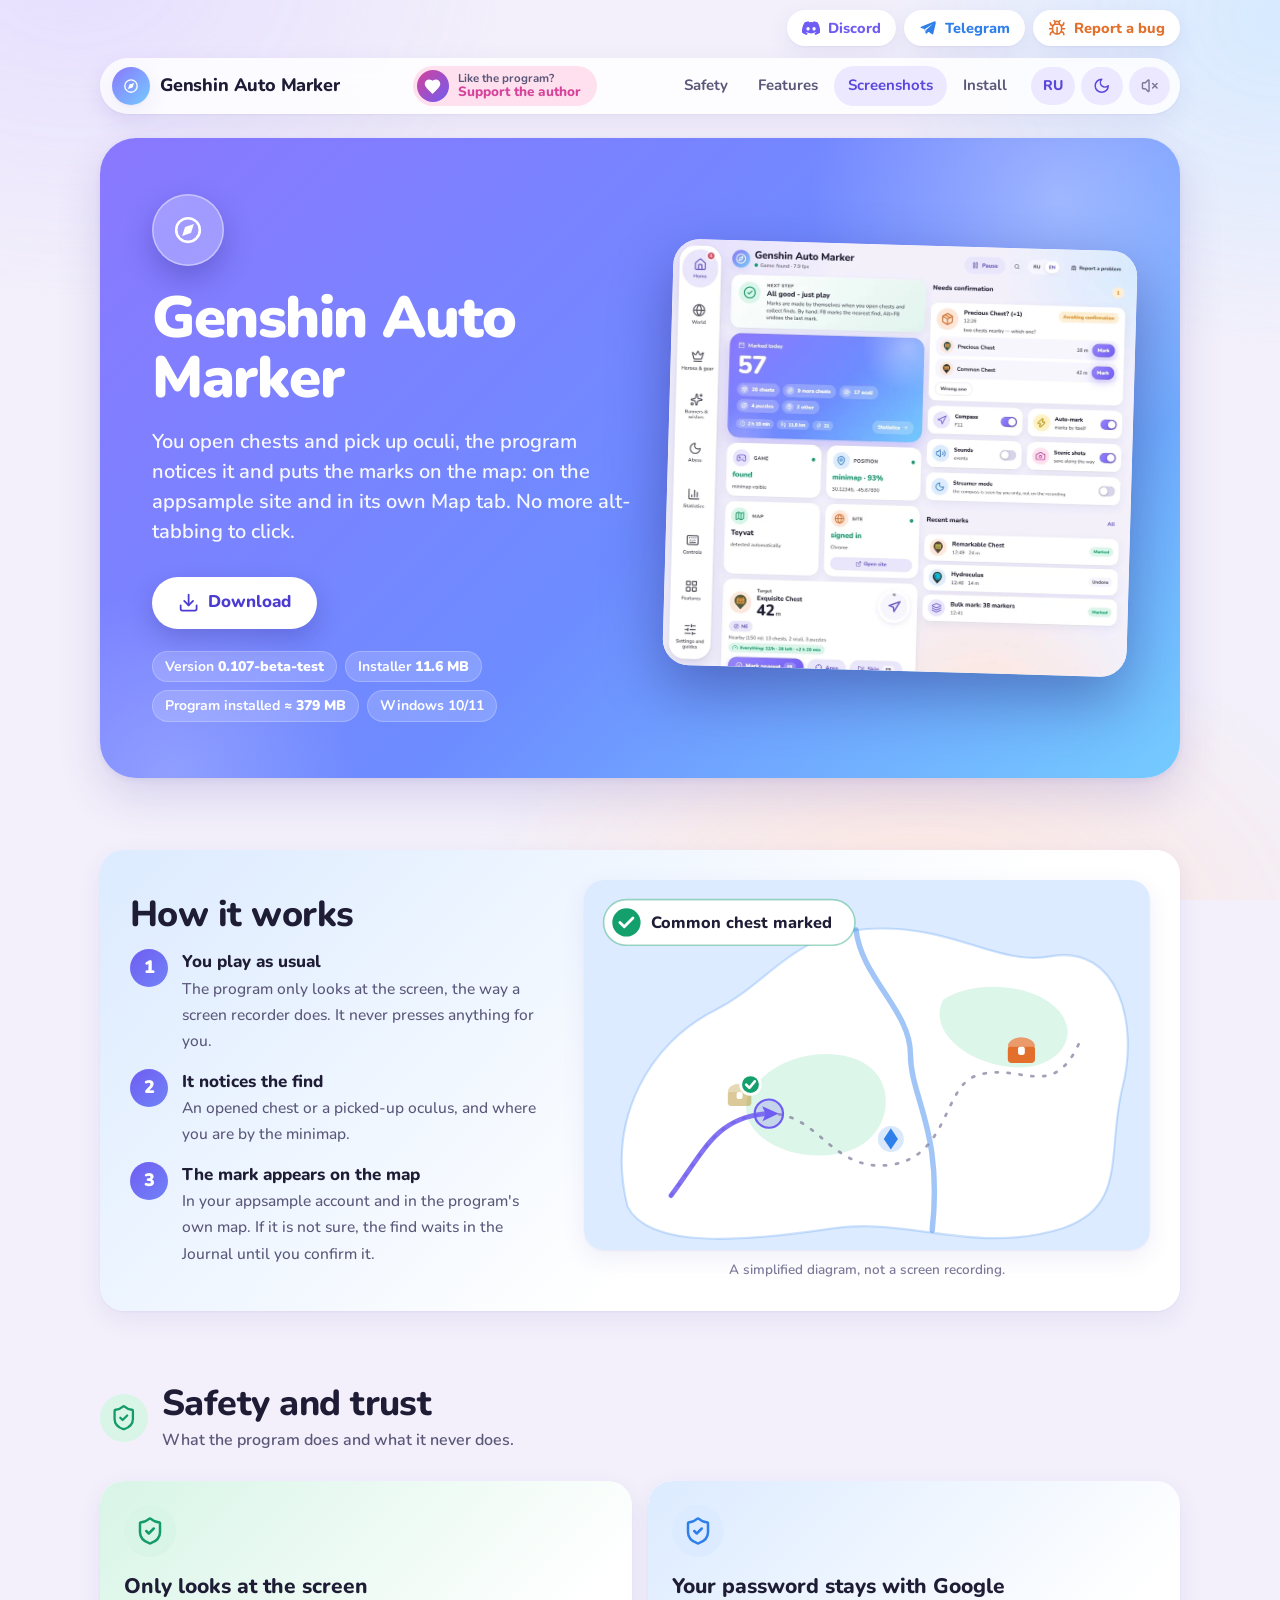
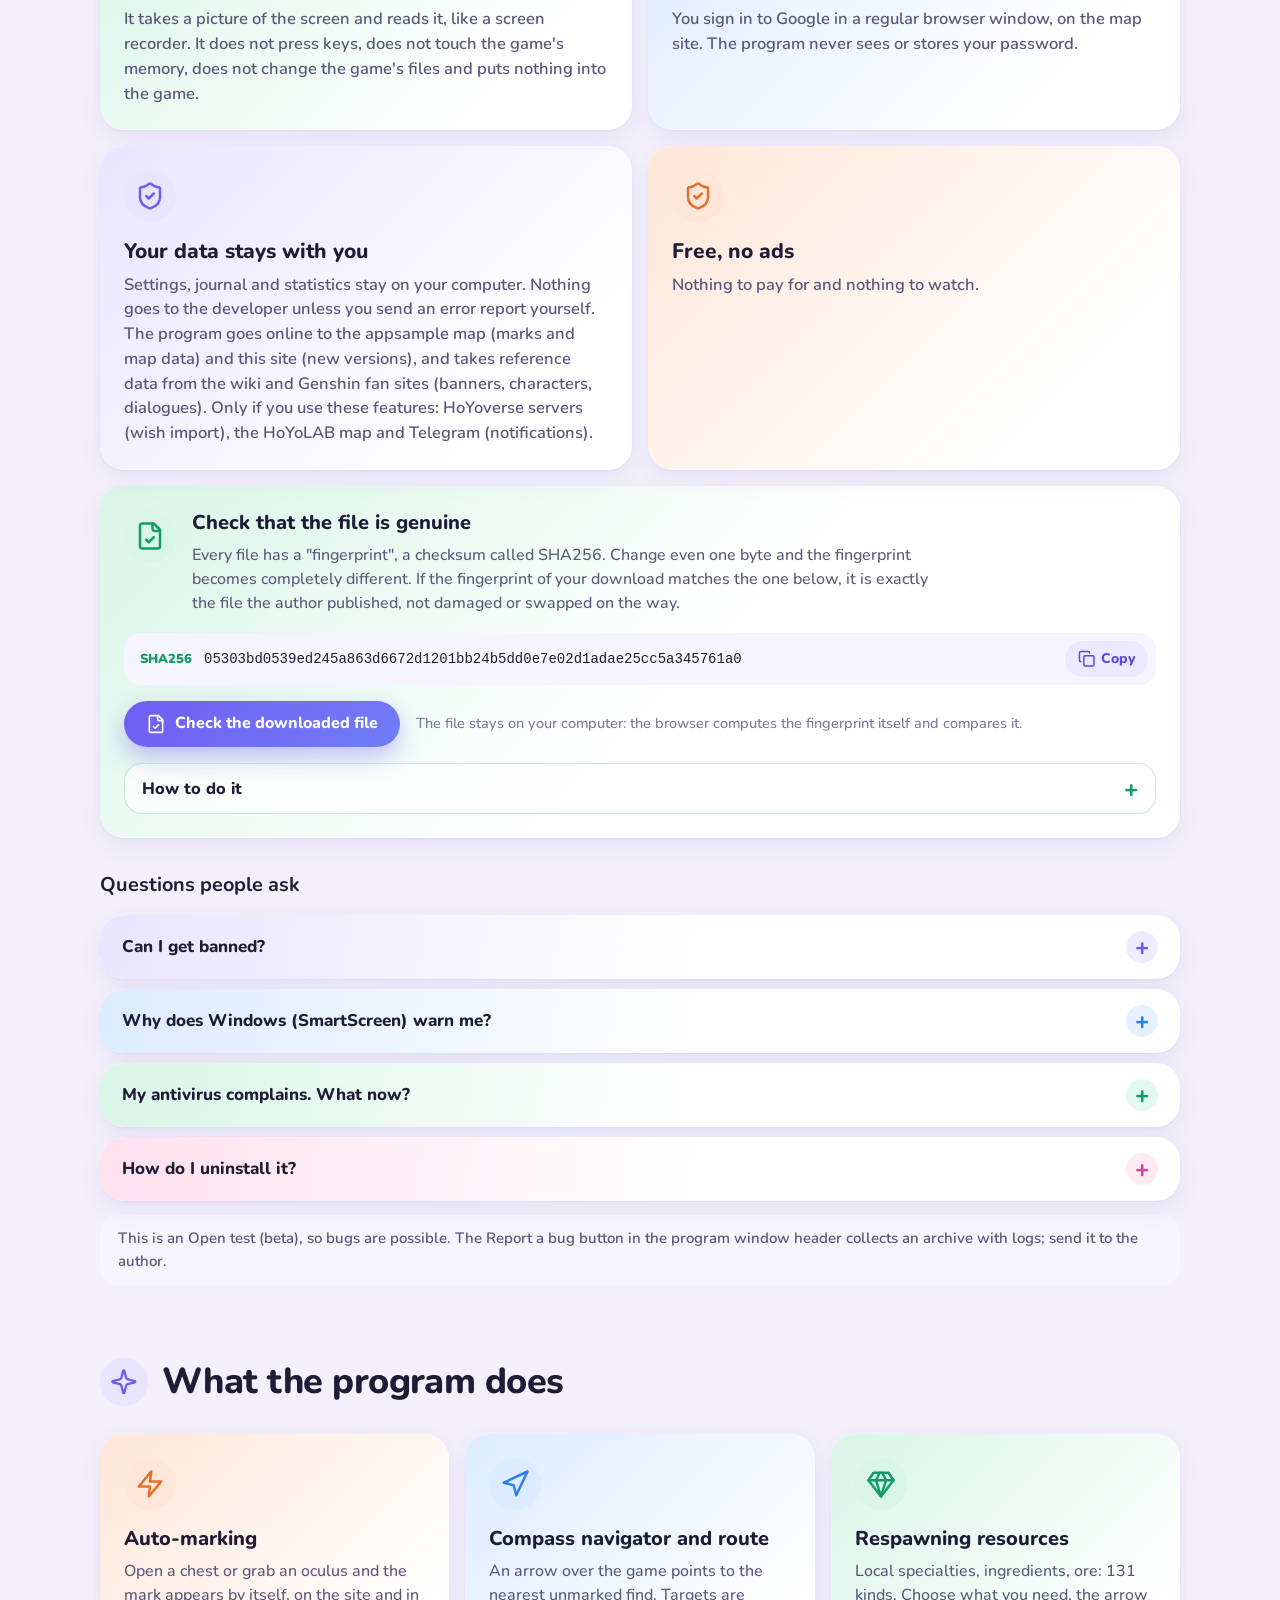
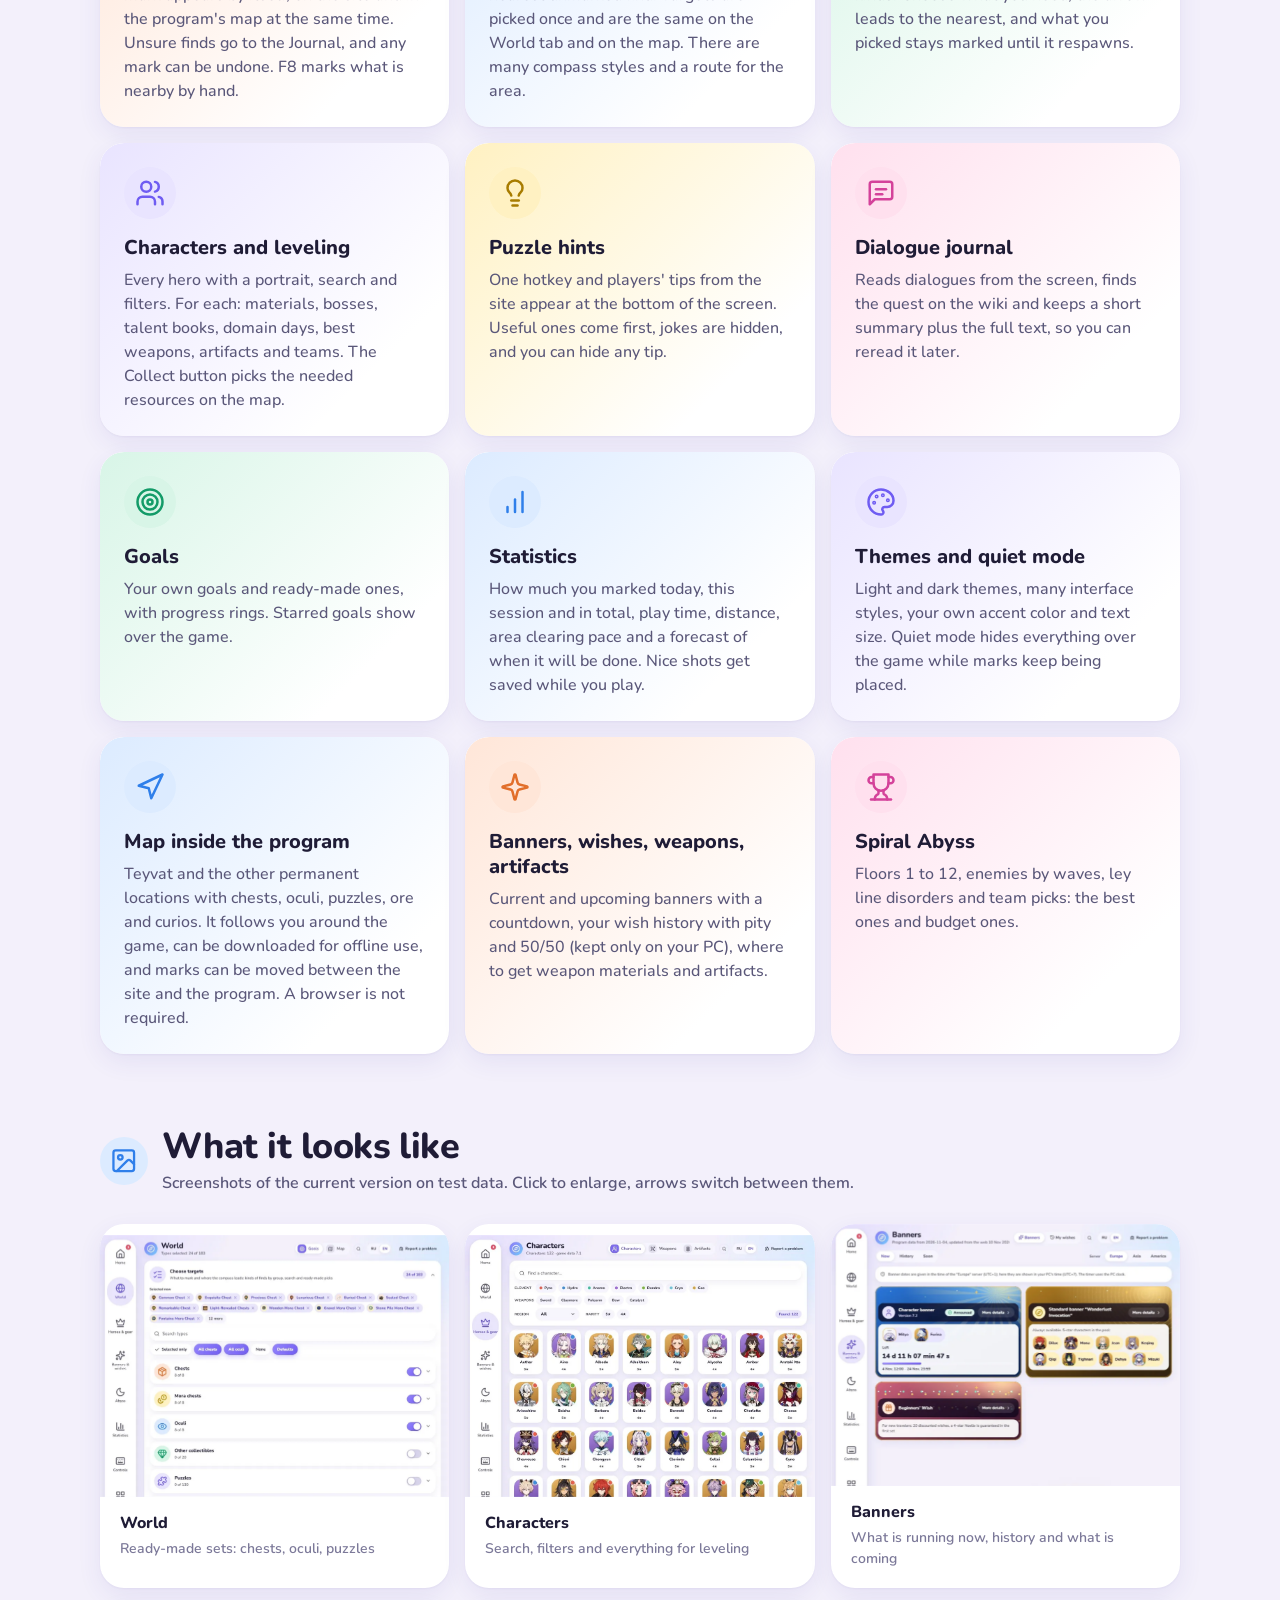
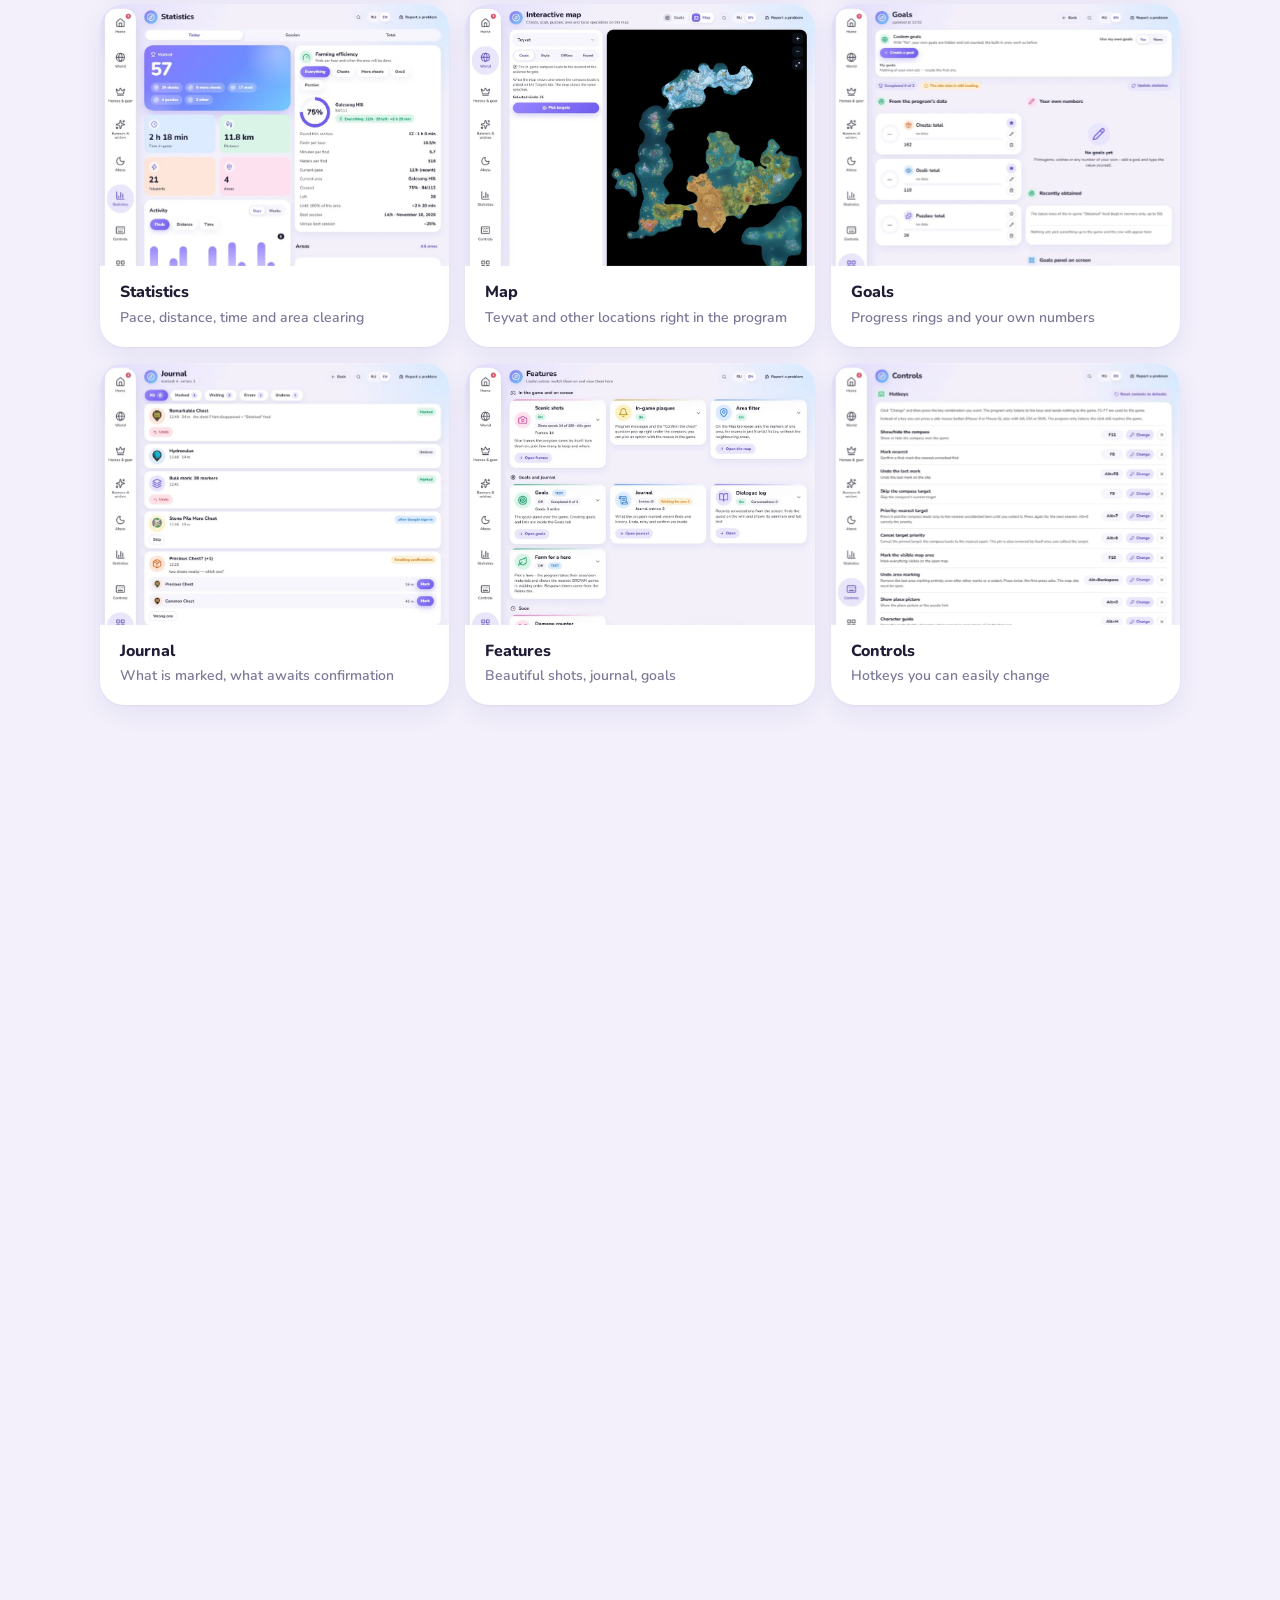
<file: index.html>
<!doctype html>
<html lang="ru">
<head>
<meta charset="utf-8">
<meta name="viewport" content="width=device-width, initial-scale=1">
<title>Genshin Auto Marker — автоотметки на карте Genshin Impact</title>
<meta name="description" content="Программа смотрит на экран Genshin Impact и ставит отметки найденных сундуков, окулусов и ресурсов на карте: на сайте appsample и в самой программе.">
<meta name="theme-color" content="#6F5CF2">
<meta property="og:title" content="Genshin Auto Marker">
<meta property="og:description" content="Ставит отметки найденных сундуков, окулусов и ресурсов на карте Genshin Impact, пока вы играете.">
<meta property="og:type" content="website">
<meta property="og:url" content="https://genshin-auto-marker.serafim-genshin.workers.dev/">
<meta property="og:image" content="https://genshin-auto-marker.serafim-genshin.workers.dev/img/og.jpg?v=1022">
<link rel="canonical" href="https://genshin-auto-marker.serafim-genshin.workers.dev/">
<link rel="icon" href="favicon.svg" type="image/svg+xml">
<link rel="preload" href="fonts/Nunito-Variable.ttf" as="font" type="font/ttf" crossorigin>
<link rel="stylesheet" href="style.css">
<script src="theme-init.js"></script>
</head>
<body>

<svg class="sprite" width="0" height="0" aria-hidden="true">
  <defs>
    <symbol id="i-copy" viewBox="0 0 24 24"><rect width="14" height="14" x="8" y="8" rx="2"/><path d="M4 16c-1.1 0-2-.9-2-2V4c0-1.1.9-2 2-2h10c1.1 0 2 .9 2 2"/></symbol>
    <symbol id="i-bug" viewBox="0 0 24 24"><path d="m8 2 1.88 1.88M14.12 3.88 16 2M9 7.13v-1a3 3 0 1 1 6 0v1"/><path d="M12 20c-3.3 0-6-2.7-6-6v-3a4 4 0 0 1 4-4h4a4 4 0 0 1 4 4v3c0 3.3-2.7 6-6 6"/><path d="M12 20v-9M6.53 9C4.6 8.8 3 7.1 3 5M6 13H2M3 21c0-2.1 1.7-3.9 3.8-4M20.97 5c0 2.1-1.6 3.8-3.5 4M22 13h-4M17.2 17c2.1.1 3.8 1.9 3.8 4"/></symbol>
    <symbol id="i-terminal" viewBox="0 0 24 24"><path d="m4 17 6-6-6-6"/><path d="M12 19h8"/></symbol>
    <symbol id="i-logo" viewBox="0 0 64 64"><circle cx="32" cy="32" r="18" fill="none" stroke="currentColor" stroke-width="4"/><path d="M41 23 36.5 36.5 23 41l4.5-13.5z" fill="currentColor"/></symbol>
    <symbol id="i-download" viewBox="0 0 24 24"><path d="M21 15v4a2 2 0 0 1-2 2H5a2 2 0 0 1-2-2v-4"/><path d="m7 10 5 5 5-5"/><path d="M12 15V3"/></symbol>
    <symbol id="i-heart" viewBox="0 0 24 24"><path d="M19 14c1.49-1.46 3-3.21 3-5.5A5.5 5.5 0 0 0 16.5 3c-1.76 0-3 .5-4.5 2-1.5-1.5-2.74-2-4.5-2A5.5 5.5 0 0 0 2 8.5c0 2.3 1.5 4.05 3 5.5l7 7Z"/></symbol>
    <symbol id="i-star" viewBox="0 0 24 24"><path d="M11.5 2.3a.6.6 0 0 1 1 0l2.6 5.4 5.9.8a.6.6 0 0 1 .3 1l-4.3 4.2 1 5.9a.6.6 0 0 1-.8.6L12 17.4l-5.3 2.8a.6.6 0 0 1-.8-.6l1-5.9-4.3-4.2a.6.6 0 0 1 .3-1l5.9-.8Z"/></symbol>
    <symbol id="i-zap"viewBox="0 0 24 24"><path d="M13 2 3 14h9l-1 8 10-12h-9z"/></symbol>
    <symbol id="i-nav" viewBox="0 0 24 24"><path d="m3 11 19-9-9 19-2-8z"/></symbol>
    <symbol id="i-gem" viewBox="0 0 24 24"><path d="M6 3h12l4 6-10 13L2 9z"/><path d="m11 3-3 6 4 13 4-13-3-6"/><path d="M2 9h20"/></symbol>
    <symbol id="i-users" viewBox="0 0 24 24"><path d="M16 21v-2a4 4 0 0 0-4-4H6a4 4 0 0 0-4 4v2"/><circle cx="9" cy="7" r="4"/><path d="M22 21v-2a4 4 0 0 0-3-3.87"/><path d="M16 3.13a4 4 0 0 1 0 7.75"/></symbol>
    <symbol id="i-bulb" viewBox="0 0 24 24"><path d="M15 14c.2-1 .7-1.7 1.5-2.5 1-.9 1.5-2.2 1.5-3.5A6 6 0 0 0 6 8c0 1 .2 2.2 1.5 3.5.7.7 1.3 1.5 1.5 2.5"/><path d="M9 18h6"/><path d="M10 22h4"/></symbol>
    <symbol id="i-msg" viewBox="0 0 24 24"><path d="M21 15a2 2 0 0 1-2 2H7l-4 4V5a2 2 0 0 1 2-2h14a2 2 0 0 1 2 2z"/><path d="M8 9h8"/><path d="M8 13h5"/></symbol>
    <symbol id="i-target" viewBox="0 0 24 24"><circle cx="12" cy="12" r="10"/><circle cx="12" cy="12" r="6"/><circle cx="12" cy="12" r="2"/></symbol>
    <symbol id="i-trophy" viewBox="0 0 24 24"><path d="M6 9H4.5a2.5 2.5 0 0 1 0-5H6"/><path d="M18 9h1.5a2.5 2.5 0 0 0 0-5H18"/><path d="M4 22h16"/><path d="M10 14.66V17c0 .55-.47.98-1.21 1.21C7.85 18.75 7 20.24 7 22"/><path d="M14 14.66V17c0 .55.47.98 1.21 1.21C16.15 18.75 17 20.24 17 22"/><path d="M18 2H6v7a6 6 0 0 0 12 0z"/></symbol>
    <symbol id="i-chart" viewBox="0 0 24 24"><path d="M12 20V10"/><path d="M18 20V4"/><path d="M6 20v-4"/></symbol>
    <symbol id="i-palette" viewBox="0 0 24 24"><circle cx="13.5" cy="6.5" r=".6"/><circle cx="17.5" cy="10.5" r=".6"/><circle cx="8.5" cy="7.5" r=".6"/><circle cx="6.5" cy="12.5" r=".6"/><path d="M12 22a1 1 0 0 1 0-20 10 9 0 0 1 10 9 5 5 0 0 1-5 5h-2.25a1.75 1.75 0 0 0-1.4 2.8l.3.4a1.75 1.75 0 0 1-1.4 2.8z"/></symbol>
    <symbol id="i-shield" viewBox="0 0 24 24"><path d="M20 13c0 5-3.5 7.5-7.66 8.95a1 1 0 0 1-.67-.01C7.5 20.5 4 18 4 13V6a1 1 0 0 1 1-1c2 0 4.5-1.2 6.24-2.72a1.17 1.17 0 0 1 1.52 0C14.51 3.81 17 5 19 5a1 1 0 0 1 1 1z"/><path d="m9 12 2 2 4-4"/></symbol>
    <symbol id="i-check" viewBox="0 0 24 24"><path d="M20 6 9 17l-5-5"/></symbol>
    <symbol id="i-sun" viewBox="0 0 24 24"><circle cx="12" cy="12" r="4"/><path d="M12 2v2M12 20v2M4.93 4.93l1.41 1.41M17.66 17.66l1.41 1.41M2 12h2M20 12h2M6.34 17.66l-1.41 1.41M19.07 4.93l-1.41 1.41"/></symbol>
    <symbol id="i-moon" viewBox="0 0 24 24"><path d="M12 3a6 6 0 0 0 9 9 9 9 0 1 1-9-9z"/></symbol>
    <symbol id="i-list" viewBox="0 0 24 24"><path d="m3 17 2 2 4-4"/><path d="m3 7 2 2 4-4"/><path d="M13 6h8M13 12h8M13 18h8"/></symbol>
    <symbol id="i-spark" viewBox="0 0 24 24"><path d="M9.94 15.5A2 2 0 0 0 8.5 14.06l-6.14-1.58a.5.5 0 0 1 0-.96L8.5 9.94A2 2 0 0 0 9.94 8.5l1.58-6.14a.5.5 0 0 1 .96 0l1.58 6.14a2 2 0 0 0 1.44 1.44l6.14 1.58a.5.5 0 0 1 0 .96l-6.14 1.58a2 2 0 0 0-1.44 1.44l-1.58 6.14a.5.5 0 0 1-.96 0z"/></symbol>
    <symbol id="i-image" viewBox="0 0 24 24"><rect width="18" height="18" x="3" y="3" rx="2"/><circle cx="9" cy="9" r="2"/><path d="m21 15-3.09-3.09a2 2 0 0 0-2.82 0L6 21"/></symbol>
    <symbol id="i-x" viewBox="0 0 24 24"><path d="M18 6 6 18M6 6l12 12"/></symbol>
    <symbol id="i-chev-l" viewBox="0 0 24 24"><path d="m15 18-6-6 6-6"/></symbol>
    <symbol id="i-chev-r" viewBox="0 0 24 24"><path d="m9 18 6-6-6-6"/></symbol>
    <symbol id="i-vol" viewBox="0 0 24 24"><path d="M11 4.7a.7.7 0 0 0-1.2-.5L6.4 7.6A1.4 1.4 0 0 1 5.4 8H3a1 1 0 0 0-1 1v6a1 1 0 0 0 1 1h2.4a1.4 1.4 0 0 1 1 .4l3.4 3.4a.7.7 0 0 0 1.2-.5z"/><path d="M16 9a5 5 0 0 1 0 6"/><path d="M19.4 18.4a9 9 0 0 0 0-12.8"/></symbol>
    <symbol id="i-vol-off" viewBox="0 0 24 24"><path d="M11 4.7a.7.7 0 0 0-1.2-.5L6.4 7.6A1.4 1.4 0 0 1 5.4 8H3a1 1 0 0 0-1 1v6a1 1 0 0 0 1 1h2.4a1.4 1.4 0 0 1 1 .4l3.4 3.4a.7.7 0 0 0 1.2-.5z"/><path d="m22 9-6 6M16 9l6 6"/></symbol>
    <symbol id="i-file" viewBox="0 0 24 24"><path d="M15 2H6a2 2 0 0 0-2 2v16a2 2 0 0 0 2 2h12a2 2 0 0 0 2-2V7z"/><path d="M14 2v4a2 2 0 0 0 2 2h4"/><path d="m9 15 2 2 4-4"/></symbol>
    <symbol id="i-telegram" viewBox="0 0 24 24"><path fill="currentColor" stroke="none" d="M21.9 3.3c-.3-.3-.8-.3-1.2-.2L2.7 10.1c-.9.4-.9 1.5 0 1.8l4.4 1.5 1.7 5.4c.2.6.9.8 1.4.4l2.5-2.3 4.6 3.4c.6.4 1.4.1 1.5-.6l3.4-14c.1-.4 0-.8-.3-1zM9.6 14.1l-.4 3.5-1.3-4.2 10.4-6.8z"/></symbol>
    <symbol id="i-discord" viewBox="0 0 24 24"><path fill="currentColor" stroke="none" d="M20.32 4.37a19.8 19.8 0 0 0-4.89-1.52.07.07 0 0 0-.08.04c-.21.38-.44.87-.61 1.25a18.27 18.27 0 0 0-5.49 0 12.64 12.64 0 0 0-.62-1.25.08.08 0 0 0-.08-.04 19.74 19.74 0 0 0-4.88 1.52.07.07 0 0 0-.03.03C.53 9.05-.32 13.58.1 18.06a.08.08 0 0 0 .03.06 19.9 19.9 0 0 0 5.99 3.03.08.08 0 0 0 .08-.03c.47-.63.88-1.3 1.23-1.99a.08.08 0 0 0-.04-.11 13.1 13.1 0 0 1-1.87-.89.08.08 0 0 1 0-.13l.37-.29a.07.07 0 0 1 .08-.01c3.93 1.79 8.18 1.79 12.06 0a.07.07 0 0 1 .08.01l.37.29a.08.08 0 0 1 0 .13 12.3 12.3 0 0 1-1.87.89.08.08 0 0 0-.04.11c.36.7.77 1.36 1.22 1.99a.08.08 0 0 0 .09.03 19.84 19.84 0 0 0 6-3.03.08.08 0 0 0 .03-.06c.5-5.18-.84-9.67-3.55-13.66a.06.06 0 0 0-.03-.03zM8.02 15.33c-1.18 0-2.16-1.09-2.16-2.42s.96-2.42 2.16-2.42c1.21 0 2.18 1.1 2.16 2.42 0 1.33-.96 2.42-2.16 2.42zm7.97 0c-1.18 0-2.15-1.09-2.15-2.42s.95-2.42 2.15-2.42c1.21 0 2.18 1.1 2.16 2.42 0 1.33-.95 2.42-2.16 2.42z"/></symbol>
  </defs>
</svg>

<div class="util">
  <div class="wrap">
    <a class="bug-pill pill-dc" data-link="discord" href="#top" aria-label="Дискорд" data-en-aria="Discord"><svg class="i" aria-hidden="true"><use href="#i-discord"/></svg><span data-en="Discord">Дискорд</span></a>
    <a class="bug-pill pill-tg" data-link="telegram" data-hide-empty href="#top" aria-label="Телеграм" data-en-aria="Telegram"><svg class="i" aria-hidden="true"><use href="#i-telegram"/></svg><span data-en="Telegram">Телеграм</span></a>
    <a class="bug-pill" data-link="bug" data-hide-empty href="#top" target="_blank" rel="noopener noreferrer"><svg class="i" aria-hidden="true"><use href="#i-bug"/></svg><span data-en="Report a bug">Сообщить об ошибке</span></a>
  </div>
</div>

<header class="top">
  <div class="wrap">
    <div class="top-inner">
      <a class="brand" href="#top" aria-label="Genshin Auto Marker">
        <span class="logo"><svg aria-hidden="true"><use href="#i-logo"/></svg></span>
        <span>Genshin Auto Marker</span>
      </a>
      <a class="like-btn" id="donate-btn" data-link="donate" data-hide-empty href="#top" aria-label="Поддержать автора" data-en-aria="Support the author">
        <span class="like-ico"><svg class="i" aria-hidden="true"><use href="#i-heart"/></svg></span>
        <span class="like-txt"><small data-en="Like the program?">Нравится программа?</small><b data-en="Support the author">Поддержать автора</b></span>
      </a>
      <nav class="nav" aria-label="Разделы" data-en-aria="Sections">
        <a href="#safe" data-en="Safety">Безопасность</a>
        <a href="#features" data-en="Features">Возможности</a>
        <a href="#gallery" data-en="Screenshots">Снимки</a>
        <a href="#reviews" data-en="Reviews" hidden>Отзывы</a>
        <a href="#install" data-en="Install">Установка</a>
      </nav>
      <div class="tools">
        <button class="chip" id="lang-btn" type="button" aria-label="Language">EN</button>
        <button class="chip theme-btn" id="theme-btn" type="button" aria-label="Тема" data-en-aria="Theme">
          <svg class="i moon" aria-hidden="true"><use href="#i-moon"/></svg><svg class="i sun" aria-hidden="true"><use href="#i-sun"/></svg>
        </button>
        <button class="chip sound-btn" id="sound-btn" type="button" aria-pressed="true" aria-label="Звук нажатий" data-en-aria="Click sound"
          title="Звук нажатий: включить или выключить" data-en-title="Click sound: on or off">
          <svg class="i on" aria-hidden="true"><use href="#i-vol"/></svg><svg class="i off" aria-hidden="true"><use href="#i-vol-off"/></svg>
        </button>
      </div>
    </div>
  </div>
</header>

<main id="top">

  <div class="hero">
    <div class="wrap">
      <div class="hero-card">
        <div class="hero-text">
          <div class="hero-logo"><svg aria-hidden="true"><use href="#i-logo"/></svg></div>
          <h1>Genshin Auto Marker</h1>
          <p class="lead" data-en="You open chests and pick up oculi, the program notices it and puts the marks on the map: on the appsample site and in its own Map tab. No more alt-tabbing to click.">Открываете сундуки, подбираете окулусы, а программа замечает это и ставит отметки на карте: на сайте appsample и во вкладке «Карта» внутри самой программы. Сворачивать игру и кликать вручную не нужно.</p>
          <div class="cta">
            <a class="btn btn-white" data-link="download" href="#install"><svg class="i" aria-hidden="true"><use href="#i-download"/></svg><span data-en="Download">Скачать</span><span class="soon-tag" data-en="soon">скоро</span></a>
            <a class="zip-link" data-link="zip" data-hide-empty href="#install" data-en="Download zip">Скачать zip</a>
          </div>
          <ul class="hero-meta">
            <li><span data-en="Version">Версия</span> <b class="js-ver">0.9.34-test</b></li>
            <li id="size-li" hidden><span data-en="Installer">Установщик</span> <b id="size"></b></li>
            <li id="app-size-li" hidden><span data-en="Program installed">Программа после установки</span> <b id="app-size"></b></li>
            <li>Windows 10/11</li>
            <li id="count-li" hidden><span data-en="Downloads">Скачиваний</span> <b id="count"></b></li>
          </ul>
        </div>
        <div class="hero-shot">
          <div class="frame">
            <img class="img-light" src="img/home-light.webp?v=1117" width="1000" height="917" alt="Главный экран программы" data-en-alt="Main screen of the program">
            <img class="img-dark" src="img/home-dark.webp?v=1117" width="1000" height="917" alt="Главный экран программы, тёмная тема" data-en-alt="Main screen of the program, dark theme">
          </div>
        </div>
      </div>
    </div>
  </div>

  <section id="how">
    <div class="wrap">
      <div class="card how">
        <div class="how-text">
          <h2 data-en="How it works">Как это работает</h2>
          <ol class="steps">
            <li><div><b data-en="You play as usual">Вы играете как обычно</b><span data-en="The program only looks at the screen, the way a screen recorder does. It never presses anything for you.">Программа только смотрит на экран, как запись видео. Ничего за вас не нажимает.</span></div></li>
            <li><div><b data-en="It notices the find">Замечает находку</b><span data-en="An opened chest or a picked-up oculus, and where you are by the minimap.">Открытый сундук или подобранный окулус — и где вы находитесь по миникарте.</span></div></li>
            <li><div><b data-en="The mark appears on the map">Отметка появляется на карте</b><span data-en="In your appsample account and in the program's own map. If it is not sure, the find waits in the Journal until you confirm it.">В вашем аккаунте appsample и на карте внутри программы. Если программа не уверена, находка ждёт в «Журнале», пока вы её подтвердите.</span></div></li>
          </ol>
        </div>
        <figure class="how-map">
          <svg id="demo-map" viewBox="0 0 520 340" role="img" aria-label="Схема: стрелка игрока идёт по карте, и находки на пути сами получают отметки" data-en-aria="Diagram: the player arrow walks across the map and the finds along the way get marked by themselves">
            <defs>
              <symbol id="d-chest" viewBox="-12 -12 24 24"><rect x="-10" y="-4" width="20" height="13" rx="3" class="d-chest-body"/><path d="M-10-3a10 7 0 0 1 20 0z" class="d-chest-lid"/><rect x="-2.5" y="-3" width="5" height="6" rx="1.5" class="d-chest-lock"/></symbol>
              <symbol id="d-oculus" viewBox="-12 -12 24 24"><circle r="11" class="d-oculus-glow"/><path d="M0-9 6 0 0 9-6 0z" class="d-oculus"/></symbol>
            </defs>
            <rect width="520" height="340" class="m-water"/>
            <path class="m-land" d="M40 300C20 220 60 150 120 120c50-25 70-70 140-75 80-5 120 35 170 25 60-10 80 60 65 120-15 60 5 110-55 130-80 25-140-10-210 0-80 12-170 20-190-20z"/>
            <path class="m-hill" d="M150 200c20-40 80-50 110-30s20 70-20 80c-40 12-100-10-90-50z"/>
            <path class="m-hill" d="M330 110c30-20 90-15 110 15 15 25-10 50-45 47-40-2-80-32-65-62z"/>
            <path class="m-river" d="M250 46c5 44 50 74 50 114s30 70 20 162"/>
            <path class="m-route" d="M80 290c30-40 40-70 85-75 50-5 60 53 115 47 55-6 50-72 80-82 40-14 70 25 95-30"/>
            <path class="m-trail" pathLength="1" d="M80 290c30-40 40-70 85-75 50-5 60 53 115 47 55-6 50-72 80-82 40-14 70 25 95-30">
              <animate attributeName="stroke-dashoffset" values="1;0;0" keyTimes="0;.75;1" dur="10s" repeatCount="indefinite"/>
            </path>

            <g transform="translate(143 198)">
              <use href="#d-chest" x="-13" y="-13" width="26" height="26"><animate attributeName="opacity" values="1;1;.4;.4;1;1" keyTimes="0;.15;.17;.92;.97;1" dur="10s" repeatCount="indefinite"/></use>
              <g class="d-mark" opacity="0"><circle r="9" cx="10" cy="-10"/><path d="m6-10 3 3 5-6"/>
                <animate attributeName="opacity" values="0;0;1;1;0;0" keyTimes="0;.15;.17;.92;.97;1" dur="10s" repeatCount="indefinite"/></g>
            </g>
            <g transform="translate(282 238)">
              <use href="#d-oculus" x="-13" y="-13" width="26" height="26"><animate attributeName="opacity" values="1;1;.4;.4;1;1" keyTimes="0;.39;.41;.92;.97;1" dur="10s" repeatCount="indefinite"/></use>
              <g class="d-mark" opacity="0"><circle r="9" cx="10" cy="-10"/><path d="m6-10 3 3 5-6"/>
                <animate attributeName="opacity" values="0;0;1;1;0;0" keyTimes="0;.39;.41;.92;.97;1" dur="10s" repeatCount="indefinite"/></g>
            </g>
            <g transform="translate(402 157)">
              <use href="#d-chest" x="-15" y="-15" width="30" height="30" class="d-rich"><animate attributeName="opacity" values="1;1;.4;.4;1;1" keyTimes="0;.645;.665;.92;.97;1" dur="10s" repeatCount="indefinite"/></use>
              <g class="d-mark" opacity="0"><circle r="9" cx="11" cy="-11"/><path d="m7-11 3 3 5-6"/>
                <animate attributeName="opacity" values="0;0;1;1;0;0" keyTimes="0;.645;.665;.92;.97;1" dur="10s" repeatCount="indefinite"/></g>
            </g>

            <g class="d-player">
              <circle r="13" class="d-player-ring"/>
              <path d="M9 0-6 7-3 0-6-7z" class="d-player-arrow"/>
              <animateMotion dur="10s" repeatCount="indefinite" rotate="auto" keyPoints="0;1;1" keyTimes="0;.75;1" calcMode="linear" path="M80 290c30-40 40-70 85-75 50-5 60 53 115 47 55-6 50-72 80-82 40-14 70 25 95-30"/>
            </g>

            <g class="d-toast" opacity="0" transform="translate(18 18)"><rect width="262" height="42" rx="21"/><circle cx="21" cy="21" r="13" class="d-toast-ico"/><path d="m15 21 4 4 8-8" class="d-toast-check"/><text x="44" y="26" data-en="Common chest marked">Обычный сундук отмечен</text>
              <animate attributeName="opacity" values="0;0;1;1;0;0" keyTimes="0;.15;.17;.3;.33;1" dur="10s" repeatCount="indefinite"/></g>
            <g class="d-toast" opacity="0" transform="translate(18 18)"><rect width="196" height="42" rx="21"/><circle cx="21" cy="21" r="13" class="d-toast-ico"/><path d="m15 21 4 4 8-8" class="d-toast-check"/><text x="44" y="26" data-en="Oculus marked">Окулус отмечен</text>
              <animate attributeName="opacity" values="0;0;1;1;0;0" keyTimes="0;.39;.41;.54;.57;1" dur="10s" repeatCount="indefinite"/></g>
            <g class="d-toast" opacity="0" transform="translate(18 18)"><rect width="296" height="42" rx="21"/><circle cx="21" cy="21" r="13" class="d-toast-ico"/><path d="m15 21 4 4 8-8" class="d-toast-check"/><text x="44" y="26" data-en="Precious chest marked">Драгоценный сундук отмечен</text>
              <animate attributeName="opacity" values="0;0;1;1;0;0" keyTimes="0;.645;.665;.8;.83;1" dur="10s" repeatCount="indefinite"/></g>
          </svg>
          <figcaption data-en="A simplified diagram, not a screen recording.">Упрощённая схема, а не запись экрана.</figcaption>
        </figure>
      </div>
    </div>
  </section>

  <section id="safe">
    <div class="wrap">
      <div class="sec-head reveal">
        <div class="sec-ico t-mint"><svg class="i" aria-hidden="true"><use href="#i-shield"/></svg></div>
        <div>
          <h2 data-en="Safety and trust">Безопасность и доверие</h2>
          <p class="sec-sub" data-en="What the program does and what it never does.">Что программа делает и чего не делает никогда.</p>
        </div>
      </div>
      <div class="grid trust-grid">
        <div class="card trust tr-mint reveal">
          <div class="tile t-mint"><svg class="i" aria-hidden="true"><use href="#i-shield"/></svg></div>
          <h3 data-en="Only looks at the screen">Только смотрит на экран</h3>
          <p data-en="It takes a picture of the screen and reads it, like a screen recorder. It does not press keys, does not touch the game's memory, does not change the game's files and puts nothing into the game.">Берёт картинку с экрана и читает её, как программа для записи видео. Клавиши не нажимает, память игры не трогает, файлы игры не меняет, в игру ничего не встраивает.</p>
        </div>
        <div class="card trust tr-sky reveal">
          <div class="tile t-sky"><svg class="i" aria-hidden="true"><use href="#i-shield"/></svg></div>
          <h3 data-en="Your password stays with Google">Пароль остаётся у Google</h3>
          <p data-en="You sign in to Google in a regular browser window, on the map site. The program never sees or stores your password.">Вход в Google выполняется в обычном окне браузера, на сайте карты. Пароль программа не видит и не хранит.</p>
        </div>
        <div class="card trust tr-lilac reveal">
          <div class="tile t-lilac"><svg class="i" aria-hidden="true"><use href="#i-shield"/></svg></div>
          <h3 data-en="Your data stays with you">Данные только у вас</h3>
          <p data-en="Settings, journal and statistics stay on your computer. Nothing goes to the developer unless you send an error report yourself. The program goes online to the appsample map (marks and map data) and this site (new versions), and takes reference data from the wiki and Genshin fan sites (banners, characters, dialogues). Only if you use these features: HoYoverse servers (wish import), the HoYoLAB map and Telegram (notifications).">Настройки, журнал и статистика хранятся на вашем компьютере. Автору ничего не уходит, пока вы сами не пришлёте отчёт об ошибке. В интернет программа выходит на карту appsample (отметки и данные карты) и на этот сайт (новая версия), а справочные данные берёт с вики и сайтов о Genshin (баннеры, герои, диалоги). Только если вы пользуетесь этими функциями: серверы HoYoverse (импорт круток), карта HoYoLAB и Telegram (уведомления).</p>
        </div>
        <div class="card trust tr-peach reveal">
          <div class="tile t-peach"><svg class="i" aria-hidden="true"><use href="#i-shield"/></svg></div>
          <h3 data-en="Free, no ads">Бесплатно, без рекламы</h3>
          <p data-en="Nothing to pay for and nothing to watch.">Платить не за что, рекламы нет.</p>
        </div>
      </div>

      <div class="card verify reveal" id="verify" hidden>
        <div class="verify-head">
          <div class="tile t-mint"><svg class="i" aria-hidden="true"><use href="#i-file"/></svg></div>
          <div>
            <h3 data-en="Check that the file is genuine">Проверка целостности файла</h3>
            <p data-en="Every file has a &quot;fingerprint&quot;, a checksum called SHA256. Change even one byte and the fingerprint becomes completely different. If the fingerprint of your download matches the one below, it is exactly the file the author published, not damaged or swapped on the way.">У каждого файла есть «отпечаток» — контрольная сумма SHA256. Стоит изменить в файле хоть один байт, и отпечаток станет совсем другим. Если отпечаток скачанного установщика совпал с указанным ниже — это тот самый файл, который выложил автор: его не повредили и не подменили по дороге.</p>
          </div>
        </div>
        <div class="hash-row">
          <span class="hash-label">SHA256</span>
          <code class="hash" id="sha"></code>
          <button class="copy-btn" type="button" data-copy="sha" aria-label="Скопировать SHA256" data-en-aria="Copy SHA256"><svg class="i" aria-hidden="true"><use href="#i-copy"/></svg><span data-en="Copy">Копировать</span></button>
        </div>
        <div class="check" id="check" hidden>
          <button class="btn btn-primary btn-sm" type="button" id="check-btn"><svg class="i" aria-hidden="true"><use href="#i-file"/></svg><span data-en="Check the downloaded file">Проверить скачанный файл</span></button>
          <input type="file" id="check-file" accept=".exe" tabindex="-1" aria-hidden="true" hidden>
          <p class="check-note" data-en="The file stays on your computer: the browser computes the fingerprint itself and compares it.">Файл никуда не отправляется: браузер сам посчитает отпечаток и сравнит.</p>
          <p class="check-res" id="check-res" role="status" aria-live="polite" hidden></p>
        </div>
        <details class="howto">
          <summary data-en="How to do it">Как это сделать</summary>
          <div class="howto-body">
            <div class="js-only" hidden>
              <h4 data-en="The easy way: right here">Проще всего — прямо здесь</h4>
              <ol class="verify-steps">
                <li data-en="Download the installer with the &lt;b&gt;Download&lt;/b&gt; button at the top of the page.">Скачайте установщик кнопкой <b>«Скачать»</b> вверху страницы.</li>
                <li data-en="Click &lt;b&gt;Check the downloaded file&lt;/b&gt; above and pick &lt;b&gt;GenshinAutoMarker-Setup.exe&lt;/b&gt; in the &lt;b&gt;Downloads&lt;/b&gt; folder.">Нажмите выше <b>«Проверить скачанный файл»</b> и выберите <b>GenshinAutoMarker-Setup.exe</b> в папке <b>«Загрузки»</b>.</li>
                <li data-en="In a second you get the answer. A green tick means the file is genuine and you can install it.">Через секунду появится ответ. Зелёная галочка — файл настоящий, можно устанавливать.</li>
              </ol>
            </div>
            <h4 data-en="With Windows tools">Средствами Windows</h4>
            <ol class="verify-steps">
              <li data-en="Press &lt;b&gt;Win + E&lt;/b&gt; and open the &lt;b&gt;Downloads&lt;/b&gt; folder on the left.">Нажмите <b>Win + E</b> и слева откройте папку <b>«Загрузки»</b>.</li>
              <li data-en="Click the address bar at the top of the window (where the folder path is), type &lt;b&gt;cmd&lt;/b&gt; and press &lt;b&gt;Enter&lt;/b&gt;. A black command window opens, already in the Downloads folder.">Щёлкните по адресной строке вверху окна (там, где написан путь к папке), напечатайте <b>cmd</b> и нажмите <b>Enter</b>. Откроется чёрное окно командной строки — сразу в папке «Загрузки».</li>
              <li><span data-en="Copy this command, right-click inside the black window to paste it, and press &lt;b&gt;Enter&lt;/b&gt;:">Скопируйте эту команду, щёлкните правой кнопкой мыши в чёрном окне — она вставится — и нажмите <b>Enter</b>:</span>
                <span class="hash-row cmd-row"><svg class="i" aria-hidden="true"><use href="#i-terminal"/></svg><code id="cmd">certutil -hashfile GenshinAutoMarker-Setup.exe SHA256</code><button class="copy-btn" type="button" data-copy="cmd" aria-label="Скопировать команду" data-en-aria="Copy the command"><svg class="i" aria-hidden="true"><use href="#i-copy"/></svg><span data-en="Copy">Копировать</span></button></span>
              </li>
              <li data-en="The window prints a line of 64 letters and digits. Compare it with the checksum above: checking the first and last 6 characters is enough. Letter case does not matter.">В окне появится строка из 64 букв и цифр. Сравните её с суммой выше — достаточно сверить первые и последние 6 символов. Большие или маленькие буквы — неважно.</li>
            </ol>
            <p class="howto-tip" data-en="If the browser saved the file under another name, for example &lt;b&gt;GenshinAutoMarker-Setup (1).exe&lt;/b&gt;, put that name in the command in quotes: &lt;code&gt;certutil -hashfile &quot;GenshinAutoMarker-Setup (1).exe&quot; SHA256&lt;/code&gt;">Если браузер сохранил файл под другим именем, например <b>GenshinAutoMarker-Setup (1).exe</b>, впишите в команду это имя в кавычках: <code>certutil -hashfile "GenshinAutoMarker-Setup (1).exe" SHA256</code></p>
            <p class="howto-tip howto-warn" data-en="&lt;b&gt;Does not match?&lt;/b&gt; Do not run the file. Delete it and download it again from this page. If it still does not match, let the author know.">
              <b>Не совпало?</b> Не запускайте файл. Удалите его и скачайте заново с этой страницы. Если снова не совпадёт — сообщите автору.</p>
          </div>
        </details>
      </div>

      <h3 class="faq-title reveal" data-en="Questions people ask">Частые вопросы</h3>
      <div class="faq">
        <details class="card faq-item reveal tr-lilac">
          <summary data-en="Can I get banned?">Могут ли забанить?</summary>
          <p data-en="The program does not change the game and does not play for you. Still, it is third-party software and nobody can promise it fits HoYoverse's rules, so it is your call.">Программа не меняет игру и ничего не делает в ней за вас. Но она сторонняя, и обещать, что она подходит под правила HoYoverse, никто не может. Решать вам.</p>
        </details>
        <details class="card faq-item reveal tr-sky">
          <summary data-en="Why does Windows (SmartScreen) warn me?">Почему Windows (SmartScreen) предупреждает?</summary>
          <p data-en="SmartScreen may warn about an unknown publisher: click More info, then Run anyway. To be honest, the program is not digitally signed yet; a signature is planned. The installer itself checks the Ed25519 signature of the file list and the SHA256 of every file it downloads.">SmartScreen может предупредить о неизвестном издателе: «Подробнее» → «Выполнить в любом случае». Честно: у программы пока нет цифровой подписи, её планируется получить. Сам установщик проверяет подпись Ed25519 списка файлов и SHA256 каждого скачанного файла.</p>
        </details>
        <details class="card faq-item reveal tr-mint">
          <summary data-en="My antivirus complains. What now?">Антивирус ругается — что делать?</summary>
          <p data-en="Same reason: the program is unsigned, and antiviruses distrust new unsigned files. Compare the SHA256 checksum (see &lt;a href=&quot;#verify&quot;&gt;Check that the file is genuine&lt;/a&gt;); if it matches, the file is exactly the one the author published.">Причина та же: программа без цифровой подписи, а антивирусы не доверяют новым неподписанным файлам. Сверьте контрольную сумму SHA256 (см. <a href="#verify">Проверка целостности файла</a>) — если она совпала, файл тот самый, который выложил автор.</p>
        </details>
        <details class="card faq-item reveal tr-peach" id="vt-item" hidden>
          <summary data-en="Is the installer checked on VirusTotal?">Установщик проверен на VirusTotal?</summary>
          <p><span data-en="Check on VirusTotal:">Проверка на VirusTotal:</span> <a id="vt-link" href="#" target="_blank" rel="noopener noreferrer">VirusTotal</a></p>
        </details>
        <details class="card faq-item reveal tr-pink">
          <summary data-en="How do I uninstall it?">Как удалить?</summary>
          <p data-en="Close the program and delete its folder and the shortcuts. Nothing is added to startup. Nice shots are in Pictures\Genshin Auto Marker, delete that folder too if you don't need them.">Закройте программу и удалите её папку и ярлыки. В автозагрузку программа себя не добавляет. Красивые кадры лежат в «Изображения\Genshin Auto Marker», эту папку тоже можно удалить.</p>
        </details>
      </div>

      <div class="note reveal">
        <p data-en="This is an Open test (beta), so bugs are possible. The Report a bug button in the program window header collects an archive with logs; send it to the author.">Это Открытый тест (beta), возможны ошибки. Кнопка «Сообщить об ошибке» в шапке окна программы соберёт архив с журналами — пришлите его автору.</p>
      </div>
    </div>
  </section>

  <section id="features">
    <div class="wrap">
      <div class="sec-head reveal">
        <div class="sec-ico"><svg class="i" aria-hidden="true"><use href="#i-spark"/></svg></div>
        <div><h2 data-en="What the program does">Что умеет программа</h2></div>
      </div>
      <div class="grid features">
        <article class="card feature reveal tr-peach">
          <div class="tile t-peach"><svg class="i" aria-hidden="true"><use href="#i-zap"/></svg></div>
          <h3 data-en="Auto-marking">Автоотметки</h3>
          <p data-en="Open a chest or grab an oculus and the mark appears by itself, on the site and in the program's map at the same time. Unsure finds go to the Journal, and any mark can be undone. F8 marks what is nearby by hand.">Открыли сундук или взяли окулус, и отметка появляется сама: и на сайте, и на карте в программе. Что вызывает сомнения, попадает в «Журнал», любую отметку можно отменить. F8 отмечает вручную то, что рядом.</p>
        </article>
        <article class="card feature reveal tr-sky">
          <div class="tile t-sky"><svg class="i" aria-hidden="true"><use href="#i-nav"/></svg></div>
          <h3 data-en="Compass navigator and route">Компас и маршрут</h3>
          <p data-en="An arrow over the game points to the nearest unmarked find. Targets are picked once and are the same on the World tab and on the map. There are many compass styles and a route for the area.">Стрелка поверх игры показывает на ближайшую неотмеченную находку. Цели выбираются один раз и одинаковы во вкладках «Мир» и «Карта». Видов компаса много, есть и маршрут обхода области.</p>
        </article>
        <article class="card feature reveal tr-mint">
          <div class="tile t-mint"><svg class="i" aria-hidden="true"><use href="#i-gem"/></svg></div>
          <h3 data-en="Respawning resources">Ресурсы, которые возрождаются</h3>
          <p data-en="Local specialties, ingredients, ore: 131 kinds. Choose what you need, the arrow leads to the nearest, and what you picked stays marked until it respawns.">Местные особенности, ингредиенты, руда: 131 вид. Выбираете нужное, стрелка ведёт к ближайшему, собранное остаётся отмеченным до возрождения.</p>
        </article>
        <article class="card feature reveal tr-lilac">
          <div class="tile t-lilac"><svg class="i" aria-hidden="true"><use href="#i-users"/></svg></div>
          <h3 data-en="Characters and leveling">Персонажи и прокачка</h3>
          <p data-en="Every hero with a portrait, search and filters. For each: materials, bosses, talent books, domain days, best weapons, artifacts and teams. The Collect button picks the needed resources on the map.">Все герои с портретами, поиском и фильтрами. У каждого материалы, боссы, книги талантов, дни подземелий, лучшее оружие, артефакты и отряды. Кнопка «Собирать» выбирает нужные ресурсы на карте.</p>
        </article>
        <article class="card feature reveal tr-butter">
          <div class="tile t-butter"><svg class="i" aria-hidden="true"><use href="#i-bulb"/></svg></div>
          <h3 data-en="Puzzle hints">Подсказки к загадкам</h3>
          <p data-en="One hotkey and players' tips from the site appear at the bottom of the screen. Useful ones come first, jokes are hidden, and you can hide any tip.">Одна горячая клавиша, и внизу экрана появляются советы игроков с сайта. Полезные идут первыми, шуточные спрятаны, любой совет можно скрыть.</p>
        </article>
        <article class="card feature reveal tr-pink">
          <div class="tile t-pink"><svg class="i" aria-hidden="true"><use href="#i-msg"/></svg></div>
          <h3 data-en="Dialogue journal">Журнал диалогов</h3>
          <p data-en="Reads dialogues from the screen, finds the quest on the wiki and keeps a short summary plus the full text, so you can reread it later.">Читает диалоги с экрана, находит задание на вики и сохраняет краткий пересказ и полный текст, чтобы можно было перечитать.</p>
        </article>
        <article class="card feature reveal tr-mint">
          <div class="tile t-mint"><svg class="i" aria-hidden="true"><use href="#i-target"/></svg></div>
          <h3 data-en="Goals">Цели</h3>
          <p data-en="Your own goals and ready-made ones, with progress rings. Starred goals show over the game.">Свои цели и готовые, с кольцами прогресса. Цели со звёздочкой видны поверх игры.</p>
        </article>
        <article class="card feature reveal tr-sky">
          <div class="tile t-sky"><svg class="i" aria-hidden="true"><use href="#i-chart"/></svg></div>
          <h3 data-en="Statistics">Статистика</h3>
          <p data-en="How much you marked today, this session and in total, play time, distance, area clearing pace and a forecast of when it will be done. Nice shots get saved while you play.">Сколько отмечено за сегодня, за сессию и всего, время в игре, пройденный путь, темп зачистки области и прогноз, когда она закончится. Красивые кадры сохраняются по ходу игры.</p>
        </article>
        <article class="card feature reveal tr-lilac">
          <div class="tile t-lilac"><svg class="i" aria-hidden="true"><use href="#i-palette"/></svg></div>
          <h3 data-en="Themes and quiet mode">Темы и тихий режим</h3>
          <p data-en="Light and dark themes, many interface styles, your own accent color and text size. Quiet mode hides everything over the game while marks keep being placed.">Светлая и тёмная темы, много стилей интерфейса, свой цвет акцента и размер текста. «Тихий режим» убирает всё поверх игры, а отметки продолжают ставиться.</p>
        </article>

        <article class="card feature reveal tr-sky">
          <div class="tile t-sky"><svg class="i" aria-hidden="true"><use href="#i-nav"/></svg></div>
          <h3 data-en="Map inside the program">Карта внутри программы</h3>
          <p data-en="Teyvat and the other permanent locations with chests, oculi, puzzles, ore and curios. It follows you around the game, can be downloaded for offline use, and marks can be moved between the site and the program. A browser is not required.">Тейват и остальные постоянные локации с сундуками, окулусами, загадками, рудами и диковинками. Следует за вами по игре, скачивается для работы без интернета, отметки можно переносить между сайтом и программой. Браузер не нужен.</p>
        </article>
        <article class="card feature reveal tr-peach">
          <div class="tile t-peach"><svg class="i" aria-hidden="true"><use href="#i-spark"/></svg></div>
          <h3 data-en="Banners, wishes, weapons, artifacts">Баннеры, крутки, оружие, артефакты</h3>
          <p data-en="Current and upcoming banners with a countdown, your wish history with pity and 50/50 (kept only on your PC), where to get weapon materials and artifacts.">Текущие и будущие баннеры с таймером, история ваших круток с гарантом и 50/50 (хранится только у вас), где добыть материалы оружия и артефакты.</p>
        </article>
        <article class="card feature reveal tr-pink">
          <div class="tile t-pink"><svg class="i" aria-hidden="true"><use href="#i-trophy"/></svg></div>
          <h3 data-en="Spiral Abyss">Витая Бездна</h3>
          <p data-en="Floors 1 to 12, enemies by waves, ley line disorders and team picks: the best ones and budget ones.">Этажи с 1 по 12, враги по волнам, нарушения лей-линий и подбор отрядов: лучшие и бюджетные.</p>
        </article>
      </div>
    </div>
  </section>

  <section id="gallery">
    <div class="wrap">
      <div class="sec-head reveal">
        <div class="sec-ico t-sky"><svg class="i" aria-hidden="true"><use href="#i-image"/></svg></div>
        <div>
          <h2 data-en="What it looks like">Как это выглядит</h2>
          <p class="sec-sub" data-en="Screenshots of the current version on test data. Click to enlarge, arrows switch between them.">Снимки текущей версии на тестовых данных. Нажмите, чтобы увеличить, — стрелками можно листать.</p>
        </div>
      </div>
      <div class="grid gallery">
        <button class="card shot reveal" type="button" data-full="img/world.webp?v=1117"><div class="pic"><img loading="lazy" src="img/world.webp?v=1117" width="1000" height="917" alt="Вкладка «Мир»" data-en-alt="The World tab"></div><div class="cap"><span data-en="World">Мир</span><small data-en="Ready-made sets: chests, oculi, puzzles">Готовые наборы: сундуки, окулусы, загадки</small></div></button>
        <button class="card shot reveal" type="button" data-full="img/characters.webp?v=1117"><div class="pic"><img loading="lazy" src="img/characters.webp?v=1117" width="1000" height="917" alt="Вкладка «Персонажи»" data-en-alt="The Characters tab"></div><div class="cap"><span data-en="Characters">Персонажи</span><small data-en="Search, filters and everything for leveling">Поиск, фильтры и всё для прокачки</small></div></button>
        <button class="card shot reveal" type="button" data-full="img/banners.webp?v=1117"><div class="pic"><img loading="lazy" src="img/banners.webp?v=1117" width="1000" height="917" alt="Вкладка «Баннеры»" data-en-alt="The Banners tab"></div><div class="cap"><span data-en="Banners">Баннеры</span><small data-en="What is running now, history and what is coming">Что идёт сейчас, история и что ожидается</small></div></button>
        <button class="card shot reveal" type="button" data-full="img/stats.webp?v=1117"><div class="pic"><img loading="lazy" src="img/stats.webp?v=1117" width="1000" height="917" alt="Статистика" data-en-alt="Statistics"></div><div class="cap"><span data-en="Statistics">Статистика</span><small data-en="Pace, distance, time and area clearing">Темп, путь, время и зачистка областей</small></div></button>
        <button class="card shot reveal" type="button" data-full="img/map.webp?v=1117"><div class="pic"><img loading="lazy" src="img/map.webp?v=1117" width="1000" height="917" alt="Вкладка «Карта»" data-en-alt="Map tab"></div><div class="cap"><span data-en="Map">Карта</span><small data-en="Teyvat and other locations right in the program">Тейват и другие локации прямо в программе</small></div></button>
        <button class="card shot reveal" type="button" data-full="img/goals.webp?v=1117"><div class="pic"><img loading="lazy" src="img/goals.webp?v=1117" width="1000" height="917" alt="Цели" data-en-alt="Goals"></div><div class="cap"><span data-en="Goals">Цели</span><small data-en="Progress rings and your own numbers">Кольца прогресса и ваши цели</small></div></button>
        <button class="card shot reveal" type="button" data-full="img/journal.webp?v=1117"><div class="pic"><img loading="lazy" src="img/journal.webp?v=1117" width="1000" height="917" alt="Журнал отметок" data-en-alt="The marks journal"></div><div class="cap"><span data-en="Journal">Журнал</span><small data-en="What is marked, what awaits confirmation">Что отмечено, что ждёт подтверждения</small></div></button>
        <button class="card shot reveal" type="button" data-full="img/functions.webp?v=1117"><div class="pic"><img loading="lazy" src="img/functions.webp?v=1117" width="1000" height="917" alt="Вкладка «Функции»" data-en-alt="The Features tab"></div><div class="cap"><span data-en="Features">Функции</span><small data-en="Beautiful shots, journal, goals">Красивые кадры, журнал, цели</small></div></button>
        <button class="card shot reveal" type="button" data-full="img/controls.webp?v=1117"><div class="pic"><img loading="lazy" src="img/controls.webp?v=1117" width="1000" height="917" alt="Управление" data-en-alt="Controls"></div><div class="cap"><span data-en="Controls">Управление</span><small data-en="Hotkeys you can easily change">Горячие клавиши, которые легко поменять</small></div></button>
        <button class="card shot reveal" type="button" data-full="img/settings.webp?v=1117"><div class="pic"><img loading="lazy" src="img/settings.webp?v=1117" width="1000" height="917" alt="Настройки" data-en-alt="Settings"></div><div class="cap"><span data-en="Settings">Настройки</span><small data-en="Compass, themes, colors and fonts">Компас, темы, цвета и шрифты</small></div></button>
        <button class="card shot reveal" type="button" data-full="img/home-dark.webp?v=1117"><div class="pic"><img loading="lazy" src="img/home-dark.webp?v=1117" width="1000" height="917" alt="Главная в тёмной теме" data-en-alt="Home in the dark theme"></div><div class="cap"><span data-en="Dark theme">Тёмная тема</span><small data-en="And 13 more themes to choose from">И ещё 13 тем на выбор</small></div></button>
      </div>
    </div>
  </section>

  <section id="reviews" hidden>
    <div class="wrap">
      <div class="sec-head reveal">
        <div class="sec-ico t-butter"><svg class="i" aria-hidden="true"><use href="#i-star"/></svg></div>
        <div>
          <h2 data-en="Reviews">Отзывы</h2>
          <p class="sec-sub" data-en="What players say. Reviews come through our Telegram bot and appear here after a check.">Что говорят игроки. Отзывы приходят через нашего Telegram-бота и появляются здесь после проверки.</p>
        </div>
      </div>
      <div class="card rv-sum reveal">
        <div class="rv-score"><b id="rv-avg">0</b><span class="rv-stars" id="rv-avg-stars" aria-hidden="true"></span><small id="rv-count"></small></div>
        <a class="btn btn-primary" data-link="review" href="#"><svg class="i" aria-hidden="true"><use href="#i-star"/></svg><span data-en="Leave a review">Оставить отзыв</span><span class="soon-tag" data-en="soon">скоро</span></a>
      </div>
      <p class="rv-empty" id="rv-empty" hidden data-en="No reviews yet. Be the first!">Отзывов пока нет. Будьте первым!</p>
      <div class="grid rv-list" id="rv-list"></div>
      <button class="btn btn-soft rv-more" id="rv-more" type="button" hidden data-en="Show more">Показать ещё</button>
      <details class="card rv-form-wrap reveal" id="rv-form-wrap" hidden>
        <summary data-en="No Telegram? Write a review here">Нет Telegram? Напишите отзыв здесь</summary>
        <form class="rv-form" id="rv-form" novalidate>
          <div class="rv-pick" id="rv-pick" role="radiogroup" aria-label="Оценка" data-en-aria="Rating">
            <button type="button" data-s="1" aria-label="1"><svg class="i" aria-hidden="true"><use href="#i-star"/></svg></button><button type="button" data-s="2" aria-label="2"><svg class="i" aria-hidden="true"><use href="#i-star"/></svg></button><button type="button" data-s="3" aria-label="3"><svg class="i" aria-hidden="true"><use href="#i-star"/></svg></button><button type="button" data-s="4" aria-label="4"><svg class="i" aria-hidden="true"><use href="#i-star"/></svg></button><button type="button" data-s="5" aria-label="5"><svg class="i" aria-hidden="true"><use href="#i-star"/></svg></button>
          </div>
          <label><span data-en="Your name (shown on the site)">Ваше имя (будет видно на сайте)</span>
            <input id="rv-name" maxlength="40" autocomplete="nickname" placeholder="Игрок" data-en-placeholder="Player"></label>
          <label><span data-en="A few words about the app (optional)">Пара слов о программе (необязательно)</span>
            <textarea id="rv-text" maxlength="1000" rows="4"></textarea></label>
          <div id="rv-captcha"></div>
          <button class="btn btn-primary" id="rv-send" type="submit" data-en="Send">Отправить</button>
          <p class="rv-msg" id="rv-msg" role="status"></p>
        </form>
      </details>
    </div>
  </section>

  <section id="install">
    <div class="wrap">
      <div class="sec-head reveal">
        <div class="sec-ico t-peach"><svg class="i" aria-hidden="true"><use href="#i-download"/></svg></div>
        <div><h2 data-en="Requirements and installation">Требования и установка</h2></div>
      </div>
      <div class="grid two">
        <div class="card reveal">
          <h3 data-en="What you need">Что понадобится</h3>
          <ul class="list">
            <li data-en="Windows 10 or 11, 64-bit.">Windows 10 или 11, 64-разрядная.</li>
            <li data-en="Google Chrome or Microsoft Edge (Edge is already in Windows). Not needed if you use the map built into the program.">Google Chrome или Microsoft Edge (Edge в Windows уже есть). Если пользуетесь картой внутри программы, браузер не нужен.</li>
            <li data-en="The game in English or Russian (set it in the program: Settings → Game language).">Игра на русском или английском языке (в программе: Настройки → «Язык игры»).</li>
            <li data-en="Game display mode Windowed or Borderless (fullscreen in a window).">Режим экрана в игре — «В окне» или «Без рамки».</li>
            <li data-en="The minimap is oriented north (the default in the game).">Миникарта повёрнута на север (в игре так по умолчанию).</li>
            <li data-en="About 1 GB of free disk space.">Около 1 ГБ свободного места на диске.</li>
            <li data-en="8 GB of RAM at least; 16 GB is better together with the game.">Оперативной памяти не меньше 8 ГБ, а вместе с игрой лучше 16 ГБ.</li>
          </ul>
        </div>
        <div class="card reveal">
          <h3 data-en="How to install">Как установить</h3>
          <ol class="steps">
            <li><div><b data-en="Download the installer">Скачайте установщик</b><span data-en="The Download button at the top of the page: the small GenshinAutoMarker-Setup.exe file.">Кнопка «Скачать» вверху страницы — небольшой файл GenshinAutoMarker-Setup.exe.</span></div></li>
            <li><div><b data-en="Run it and pick a folder">Запустите и выберите папку</b><span data-en="Windows may show a SmartScreen warning: click More info, then Run anyway. The installer downloads the program (about 175 MB; about 320 MB once unpacked), checks its signature and checksums, and creates shortcuts on the Desktop and in the Start menu.">Windows может показать предупреждение SmartScreen: «Подробнее» → «Выполнить в любом случае». Установщик скачает программу (около 175 МБ, после распаковки — около 320 МБ), проверит подпись и контрольные суммы и создаст ярлыки на Рабочем столе и в меню «Пуск».</span></div></li>
            <li><div><b data-en="Run the program">Запустите программу</b><span data-en="Windows will ask for administrator rights; they are needed for hotkeys in the game. The program also works without them, except for the hotkeys.">Windows попросит права администратора — они нужны для горячих клавиш в игре. Без них программа работает, но горячие клавиши недоступны.</span></div></li>
          </ol>
        </div>
      </div>
      <div class="card load-card reveal" id="load">
        <h3 data-en="Load on the computer">Нагрузка на компьютер</h3>
        <p data-load="intro" data-en="Measured on version 0.107-beta on a PC with a Ryzen 5 5600XT (6 cores), 16 GB of RAM and an RTX 4060: the processor by running recorded game frames through recognition (8 frames per second) plus the program&#x27;s background work, the memory of the running program and of the browser window with the map site. The measurement is updated with every version. On weaker PCs the processor percentage will be higher.">Замер на версии 0.107-beta, ПК с Ryzen 5 5600XT (6 ядер), 16 ГБ ОЗУ и RTX 4060: процессор — прогон записанных кадров игры через распознавание (8 кадров в секунду) плюс фоновая работа программы, память — у запущенной программы и окна браузера с сайтом карты. Замер обновляется с каждой версией. На более слабом компьютере процент загрузки процессора будет выше.</p>
        <div class="grid load">
          <div class="load-item tr-peach">
            <b data-en="Processor">Процессор</b>
            <span class="load-num" data-load="cpu_num" data-en="2–15 %">2–15 %</span>
            <small data-load="cpu_text" data-en="Of the whole processor. Usually about 2 %, at the heaviest moments (a busy picture, searching for a lost position) up to 15 %; when the position is lost the program checks the screen less often by itself.">От всего процессора. Обычно ≈ 2 %, в самые тяжёлые моменты (сложная картинка, поиск потерянной позиции) — до 15 %; когда позиция потеряна, программа сама реже проверяет экран.</small>
          </div>
          <div class="load-item tr-lilac">
            <b data-en="RAM">Оперативная память</b>
            <span class="load-num" data-load="ram_num" data-en="≈ 570 MB">≈ 570 МБ</span>
            <small data-load="ram_text" data-en="In total: the program with its window ≈ 300 MB and the browser window with the map site ≈ 270 MB, as shown in Task Manager.">Всего: программа вместе с окном ≈ 300 МБ и окно браузера с сайтом карты ≈ 270 МБ, как в «Диспетчере задач».</small>
          </div>
          <div class="load-item tr-sky">
            <b data-en="Disk">Диск</b>
            <span class="load-num" data-load="disk_num" data-en="≈ 380 MB">≈ 380 МБ</span>
            <small data-load="disk_text" data-en="Right after installation. Over time the cache of the browser with the map site and the maps of the Map tab (downloaded in the background by themselves) are added.">Сразу после установки. Со временем добавляются кэш браузера с сайтом карты и карты вкладки «Карта» (скачиваются сами в фоне).</small>
          </div>
          <div class="load-item tr-mint">
            <b data-en="Graphics card">Видеокарта</b>
            <span class="load-num" data-load="gpu_num" data-en="almost none">почти нет</span>
            <small data-load="gpu_text" data-en="Recognition runs on the processor; the graphics card is only used to grab the screen image, like recording software does.">Распознавание идёт на процессоре, видеокарта нужна лишь для снятия картинки с экрана, как у программ записи видео.</small>
          </div>
        </div>
      </div>
    </div>
  </section>

  <section id="news">
    <div class="wrap">
      <div class="card news reveal">
        <span class="pill"><svg class="i" aria-hidden="true"><use href="#i-spark"/></svg><span data-en="What's new in">Что нового в</span> <span id="ver2">0.9.34-test</span></span>
        <ul class="list news-list" id="news-list">
          <li data-en="Hero tips are more precise and complete">Подсказки по героям стали точнее и полнее</li>
          <li data-en="Teams for more characters">Отряды для ещё нескольких персонажей</li>
          <li data-en="Small improvements and fixes">Мелкие улучшения и исправления</li>
        </ul>
        <details class="history" id="history" hidden>
          <summary data-en="Version history">История версий</summary>
          <div id="history-list"></div>
        </details>
      </div>
    </div>
  </section>

</main>

<footer>
  <div class="wrap">
    <div class="foot reveal">
      <div class="foot-links">
        <a href="#top" data-en="Back to top">Наверх</a>
        <a data-link="bug" data-hide-empty href="#top" data-en="Report a bug">Сообщить об ошибке</a>
      </div>
      <p data-en="© Serafim, 2026. All rights reserved. Free for personal, non-commercial use; modifying, decompiling or selling the program is not allowed (see Settings → About). Not affiliated with HoYoverse; Genshin Impact is a trademark of HoYoverse.">© Serafim, 2026. Все права защищены. Бесплатно для личного некоммерческого использования; изменять, декомпилировать и продавать программу нельзя (текст — «Настройки → О программе»). Программа не связана с HoYoverse; Genshin Impact — товарный знак HoYoverse.</p>
      <p data-en="Marks are placed on the interactive map of the appsample site, which is a separate service. Quest texts for the dialogue journal come from ru.genshin-impact.fandom.com (CC BY-SA).">Отметки ставятся на интерактивной карте сайта appsample — это отдельный сервис. Тексты заданий для журнала диалогов берутся с ru.genshin-impact.fandom.com (CC BY-SA).</p>
    </div>
  </div>
</footer>

<dialog id="donate-dlg" aria-label="Поддержать автора" data-en-aria="Support the author">
  <div class="frame donate-box">
    <button class="close" type="button" id="dn-close" aria-label="Закрыть" data-en-aria="Close"><svg class="i" aria-hidden="true"><use href="#i-x"/></svg></button>
    <h3 data-en="How would you like to support?">Как удобнее поддержать?</h3>
    <p class="pay-lead" data-en="Thank you for wanting to help - it keeps the program growing.">Спасибо, что хотите помочь, — так программа развивается дальше.</p>
    <a class="pay-opt" data-link="donate" data-hide-empty href="#top">
      <span class="pay-ico pay-boosty"><svg class="i" aria-hidden="true"><use href="#i-gem"/></svg></span>
      <span><b>Boosty</b><small data-en="A one-time donation or a monthly subscription">Разовый донат или подписка каждый месяц</small></span>
    </a>
    <a class="pay-opt" data-link="donatex" data-hide-empty href="#top">
      <span class="pay-ico pay-dx"><svg class="i" aria-hidden="true"><use href="#i-heart"/></svg></span>
      <span><b>DonateX</b><small data-en="A one-time donation of any size">Разовый донат на любую сумму</small></span>
    </a>
    <p class="pay-note" data-en="Entirely optional: the program stays free.">Только по желанию: программа остаётся бесплатной.</p>
  </div>
</dialog>

<dialog id="lightbox" aria-label="Снимок" data-en-aria="Screenshot">
  <div class="frame">
    <button class="close" type="button" id="lb-close" aria-label="Закрыть" data-en-aria="Close"><svg class="i" aria-hidden="true"><use href="#i-x"/></svg></button>
    <div class="lb-stage">
      <img id="lb-img" alt="">
      <button class="lb-nav lb-prev" type="button" id="lb-prev" aria-label="Предыдущий снимок" data-en-aria="Previous screenshot"><svg class="i" aria-hidden="true"><use href="#i-chev-l"/></svg></button>
      <button class="lb-nav lb-next" type="button" id="lb-next" aria-label="Следующий снимок" data-en-aria="Next screenshot"><svg class="i" aria-hidden="true"><use href="#i-chev-r"/></svg></button>
    </div>
    <div class="lb-bar"><span id="lb-cap"></span><small id="lb-count"></small></div>
  </div>
</dialog>

<script src="config.js"></script>
<script src="app.js"></script>
</body>
</html>
</file>
<file: style.css>
/* Genshin Auto Marker - сайт-визитка. Стиль как у интерфейса программы: пастельные градиенты, таблетки, скругления, тени.
   Шрифт Nunito (SIL OFL 1.1, fonts/OFL-Nunito.txt) лежит рядом, внешних запросов нет. */

@font-face { font-family: "Nunito"; font-style: normal; font-weight: 200 1000; font-display: swap;
  src: url("fonts/Nunito-Variable.ttf") format("truetype"); }

:root {
  --font: "Nunito", "Segoe UI Variable Display", "Segoe UI", system-ui, sans-serif;
  --bg: #F3F0FB; --blob-1: #E4DCFF; --blob-2: #D3E9FF; --blob-3: #FFE3D6;
  --card: #FFFFFF; --card-soft: #F6F4FD;
  --text: #1F1C36; --text-2: #5A5779; --muted: #7C7999;
  --primary: #6F5CF2; --primary-deep: #5A48DC; --primary-ink: #FFFFFF; --primary-soft: #ECE8FF;
  --ok: #14A06C; --ok-soft: #DCF5EA; --bad: #D63E5C; --bad-soft: #FDE3E8;
  --tint-lilac: #E9E4FF; --ink-lilac: #6F5CF2;
  --tint-sky: #DCEBFF;   --ink-sky: #2F7FEA;
  --tint-mint: #D8F5E7;  --ink-mint: #139B68;
  --tint-peach: #FFE6D8; --ink-peach: #E26F2B;
  --tint-pink: #FFE0EE;  --ink-pink: #D4429A;
  --tint-butter: #FFF1C2; --ink-butter: #A87C00;
  --hero-a: #8A78FF; --hero-b: #6D8CFF; --hero-c: #74CBFF;
  --shadow-1: 0 1px 2px rgba(60, 40, 140, .05), 0 8px 24px rgba(70, 50, 160, .08);
  --shadow-2: 0 2px 6px rgba(60, 40, 140, .07), 0 18px 44px rgba(70, 50, 160, .16);
  --focus: 0 0 0 3.5px color-mix(in srgb, var(--primary) 32%, transparent);
  --r-card: 24px; --r-in: 14px;
  --maxw: 1120px;
  color-scheme: light;
}
@media (prefers-color-scheme: dark) {
  :root:not([data-theme="light"]) {
    --bg: #100E1C; --blob-1: #2A2163; --blob-2: #15335E; --blob-3: #4A2535;
    --card: #1C1930; --card-soft: #25213D;
    --text: #F2F0FF; --text-2: #BDB9DC; --muted: #9A96BC;
    --primary: #8C7CFF; --primary-deep: #A99DFF; --primary-ink: #14102E; --primary-soft: #2E2862;
    --ok: #3DD598; --ok-soft: #123D31; --bad: #FF6F8A; --bad-soft: #4A1A27;
    --tint-lilac: #2E2862; --ink-lilac: #B1A5FF;
    --tint-sky: #14305A;   --ink-sky: #7DB6FF;
    --tint-mint: #123D31;  --ink-mint: #4EDDA3;
    --tint-peach: #4A2B1C; --ink-peach: #FF9C66;
    --tint-pink: #4A1E3C;  --ink-pink: #FF86C6;
    --tint-butter: #483A12; --ink-butter: #F5C84A;
    --hero-a: #5B49E0; --hero-b: #4167D8; --hero-c: #2E8FC4;
    --shadow-1: 0 1px 2px rgba(0, 0, 0, .3), 0 10px 28px rgba(0, 0, 0, .32);
    --shadow-2: 0 2px 8px rgba(0, 0, 0, .4), 0 22px 50px rgba(0, 0, 0, .5);
    color-scheme: dark;
  }
}
:root[data-theme="dark"] {
  --bg: #100E1C; --blob-1: #2A2163; --blob-2: #15335E; --blob-3: #4A2535;
  --card: #1C1930; --card-soft: #25213D;
  --text: #F2F0FF; --text-2: #BDB9DC; --muted: #9A96BC;
  --primary: #8C7CFF; --primary-deep: #A99DFF; --primary-ink: #14102E; --primary-soft: #2E2862;
  --ok: #3DD598; --ok-soft: #123D31; --bad: #FF6F8A; --bad-soft: #4A1A27;
  --tint-lilac: #2E2862; --ink-lilac: #B1A5FF;
  --tint-sky: #14305A;   --ink-sky: #7DB6FF;
  --tint-mint: #123D31;  --ink-mint: #4EDDA3;
  --tint-peach: #4A2B1C; --ink-peach: #FF9C66;
  --tint-pink: #4A1E3C;  --ink-pink: #FF86C6;
  --tint-butter: #483A12; --ink-butter: #F5C84A;
  --hero-a: #5B49E0; --hero-b: #4167D8; --hero-c: #2E8FC4;
  --shadow-1: 0 1px 2px rgba(0, 0, 0, .3), 0 10px 28px rgba(0, 0, 0, .32);
  --shadow-2: 0 2px 8px rgba(0, 0, 0, .4), 0 22px 50px rgba(0, 0, 0, .5);
  color-scheme: dark;
}

* { box-sizing: border-box; -webkit-tap-highlight-color: transparent; }
html { scroll-behavior: smooth; scroll-padding-top: 84px; -webkit-text-size-adjust: 100%; }
body {
  margin: 0; font-family: var(--font); font-size: 17px; font-weight: 500; line-height: 1.55; color: var(--text);
  background: var(--bg); overflow-x: hidden; -webkit-font-smoothing: antialiased;
}
body::before {
  content: ""; position: fixed; inset: 0; z-index: -1; pointer-events: none;
  background:
    radial-gradient(620px 480px at 6% -4%, var(--blob-1) 0%, transparent 70%),
    radial-gradient(560px 460px at 100% 2%, var(--blob-2) 0%, transparent 72%),
    radial-gradient(680px 520px at 72% 108%, var(--blob-3) 0%, transparent 70%);
  opacity: .9;
}
img { max-width: 100%; height: auto; display: block; }
a { color: var(--primary-deep); }
h1, h2, h3, p { margin: 0; }
button { font: inherit; color: inherit; cursor: pointer; border: 0; background: none; padding: 0; }
:focus-visible { outline: none; box-shadow: var(--focus); border-radius: 12px; }
.wrap { width: 100%; max-width: var(--maxw); margin: 0 auto; padding: 0 20px; }
svg.i { width: 1.25em; height: 1.25em; flex: none; stroke: currentColor; fill: none; stroke-width: 2; stroke-linecap: round; stroke-linejoin: round; vertical-align: -0.22em; }
.sprite { position: absolute; width: 0; height: 0; overflow: hidden; }
.sr { position: absolute; width: 1px; height: 1px; overflow: hidden; clip: rect(0 0 0 0); white-space: nowrap; }

/* ---------- верхняя панель */
.top { position: sticky; top: 0; z-index: 20; padding: 12px 0 6px; }
.top .wrap { display: flex; align-items: center; gap: 10px; }
.top-inner { flex: 1; display: flex; align-items: center; gap: 10px; min-width: 0; padding: 8px 10px 8px 12px; border-radius: 999px;
  background: color-mix(in srgb, var(--card) 82%, transparent); box-shadow: var(--shadow-1);
  -webkit-backdrop-filter: blur(14px); backdrop-filter: blur(14px); }
.brand { display: flex; align-items: center; gap: 10px; text-decoration: none; color: var(--text); font-weight: 800; font-size: 18px; letter-spacing: -.01em; min-width: 0; }
.brand .logo { width: 38px; height: 38px; border-radius: 50%; display: grid; place-items: center; color: #fff; flex: none;
  background: linear-gradient(135deg, var(--hero-a), var(--hero-c)); box-shadow: var(--shadow-1); }
.brand .logo svg { width: 22px; height: 22px; }
.brand span { white-space: nowrap; overflow: hidden; text-overflow: ellipsis; }
/* «Нравится программа?» - компактная кнопка между логотипом и меню */
.like-btn { margin-left: auto; display: inline-flex; align-items: center; gap: 9px; height: 40px; padding: 0 16px 0 4px; border-radius: 999px; flex: none;
  background: var(--tint-pink); color: var(--text); text-align: left; transition: transform .2s, box-shadow .2s; }
.like-btn:hover { transform: translateY(-1px); box-shadow: 0 6px 18px color-mix(in srgb, var(--ink-pink) 28%, transparent); }
.like-btn:active { transform: scale(.97); }
.like-ico { width: 32px; height: 32px; border-radius: 50%; display: grid; place-items: center; flex: none; color: #fff;
  background: linear-gradient(135deg, var(--ink-pink), var(--primary)); }
.like-ico svg { width: 17px; height: 17px; fill: currentColor; animation: beat 2.4s ease-in-out infinite; }
.like-txt { display: grid; line-height: 1.1; white-space: nowrap; }
.like-txt small { font-size: 11.5px; font-weight: 700; color: var(--text-2); }
.like-txt b { font-size: 13.5px; font-weight: 800; color: var(--ink-pink); }
@keyframes beat { 0%, 60%, 100% { transform: scale(1); } 10%, 30% { transform: scale(1.18); } 20% { transform: scale(1); } }
.nav { margin-left: auto; display: flex; gap: 2px; }
.nav a { padding: 8px 14px; border-radius: 999px; text-decoration: none; color: var(--text-2); font-weight: 700; font-size: 15px; transition: background .2s, color .2s; }
.nav a:hover, .nav a[aria-current] { background: var(--primary-soft); color: var(--primary-deep); }
.tools { display: flex; gap: 6px; flex: none; margin-left: auto; }
.nav + .tools { margin-left: 0; }
.chip { height: 38px; min-width: 38px; padding: 0 12px; border-radius: 999px; display: inline-flex; align-items: center; justify-content: center; gap: 6px;
  background: var(--primary-soft); color: var(--primary-deep); font-weight: 800; font-size: 14px; transition: transform .2s, background .2s; }
.chip:hover { transform: translateY(-1px); }
.chip:active { transform: scale(.96); }
.theme-btn .sun { display: none; }
:root[data-theme="dark"] .theme-btn .sun { display: inline; }
:root[data-theme="dark"] .theme-btn .moon { display: none; }
@media (prefers-color-scheme: dark) {
  :root:not([data-theme="light"]) .theme-btn .sun { display: inline; }
  :root:not([data-theme="light"]) .theme-btn .moon { display: none; }
}
.sound-btn .off, .sound-btn[aria-pressed="false"] .on { display: none; }
.sound-btn[aria-pressed="false"] .off { display: inline; }
.sound-btn[aria-pressed="false"] { color: var(--muted); }

/* ---------- кнопки-таблетки */
.btn { display: inline-flex; align-items: center; justify-content: center; gap: 9px; height: 52px; padding: 0 26px; border-radius: 999px;
  font-weight: 800; font-size: 17px; text-decoration: none; position: relative; transition: transform .2s, box-shadow .2s, background .2s; white-space: nowrap; }
.btn:hover { transform: translateY(-2px); }
.btn:active { transform: scale(.97); }
.btn-primary { color: var(--primary-ink); background: linear-gradient(135deg, var(--primary), color-mix(in srgb, var(--primary) 70%, #74CBFF));
  box-shadow: 0 10px 24px color-mix(in srgb, var(--primary) 38%, transparent); }
.btn-soft { background: var(--primary-soft); color: var(--primary-deep); }
.btn-white { background: #fff; color: #4B3BD0; box-shadow: 0 10px 26px rgba(30, 20, 100, .22); }
.btn-glass { background: rgba(255, 255, 255, .24); color: #fff; box-shadow: inset 0 0 0 1.5px rgba(255, 255, 255, .35); }
.btn .soon-tag { display: none; font-size: 12px; padding: 2px 9px; border-radius: 999px; background: rgba(0, 0, 0, .12); font-weight: 800; }
.btn-glass .soon-tag { background: rgba(255, 255, 255, .22); }
.btn.soon .soon-tag { display: inline; }
.btn.soon { cursor: default; }
.btn.soon:hover { transform: none; }

/* ---------- герой */
.hero { padding: 18px 0 8px; }
.hero-card { position: relative; overflow: hidden; border-radius: 36px; color: #fff; box-shadow: var(--shadow-2);
  background: linear-gradient(135deg, var(--hero-a) 0%, var(--hero-b) 55%, var(--hero-c) 100%);
  display: grid; grid-template-columns: 1.05fr 1fr; gap: 28px; align-items: center; padding: 56px 48px 56px 52px; }
.hero-card::before { content: ""; position: absolute; width: 520px; height: 520px; right: -140px; top: -200px; border-radius: 50%;
  background: radial-gradient(circle, rgba(255, 255, 255, .34), transparent 68%); pointer-events: none; }
.hero-card::after { content: ""; position: absolute; width: 380px; height: 380px; left: -120px; bottom: -190px; border-radius: 50%;
  background: radial-gradient(circle, rgba(255, 255, 255, .2), transparent 70%); pointer-events: none; }
.hero-text { position: relative; z-index: 1; }
.hero-logo { width: 72px; height: 72px; border-radius: 50%; display: grid; place-items: center; background: rgba(255, 255, 255, .24);
  box-shadow: inset 0 0 0 1.5px rgba(255, 255, 255, .4), 0 12px 30px rgba(20, 10, 90, .25); margin-bottom: 22px; }
.hero-logo svg { width: 42px; height: 42px; color: #fff; }
h1 { font-size: clamp(34px, 5.6vw, 58px); line-height: 1.04; font-weight: 900; letter-spacing: -.025em; }
.lead { margin-top: 18px; font-size: clamp(17px, 2.1vw, 20px); line-height: 1.5; font-weight: 600; opacity: .94; max-width: 34em; }
.cta { display: flex; flex-wrap: wrap; gap: 12px; margin-top: 30px; }
.hero-meta { list-style: none; display: flex; flex-wrap: wrap; gap: 8px; margin: 22px 0 0; padding: 0; }
.hero-meta li { padding: 5px 13px; border-radius: 999px; font-size: 14px; font-weight: 700; background: rgba(255, 255, 255, .17);
  box-shadow: inset 0 0 0 1px rgba(255, 255, 255, .22); }
.hero-meta b { font-weight: 900; }
.hero-shot { position: relative; z-index: 1; }
.frame { border-radius: 26px; overflow: hidden; background: var(--card); box-shadow: 0 24px 60px rgba(20, 10, 90, .36); }
.frame img { width: 100%; }
.hero-shot .frame { transform: rotate(1.6deg); }
.img-dark { display: none; }
:root[data-theme="dark"] .img-dark { display: block; }
:root[data-theme="dark"] .img-light { display: none; }
@media (prefers-color-scheme: dark) {
  :root:not([data-theme="light"]) .img-dark { display: block; }
  :root:not([data-theme="light"]) .img-light { display: none; }
}

/* ---------- секции */
section { padding: 64px 0 8px; }
.sec-head { display: flex; align-items: center; gap: 14px; margin-bottom: 28px; }
.sec-ico { width: 48px; height: 48px; border-radius: 50%; display: grid; place-items: center; flex: none; background: var(--tint-lilac); color: var(--ink-lilac); font-size: 22px; }
h2 { font-size: clamp(26px, 3.6vw, 36px); line-height: 1.15; font-weight: 800; letter-spacing: -.015em; }
.sec-sub { color: var(--text-2); margin-top: 4px; font-size: 16px; font-weight: 600; }

.grid { display: grid; gap: 16px; }
.features { grid-template-columns: repeat(3, 1fr); }
.card { background: var(--card); border-radius: var(--r-card); box-shadow: var(--shadow-1); padding: 24px; transition: transform .25s, box-shadow .25s; }
.feature:hover { transform: translateY(-4px); box-shadow: var(--shadow-2); }
.tile { width: 52px; height: 52px; border-radius: 50%; display: grid; place-items: center; font-size: 24px; margin-bottom: 16px; }
.t-lilac { background: var(--tint-lilac); color: var(--ink-lilac); }
.t-sky { background: var(--tint-sky); color: var(--ink-sky); }
.t-mint { background: var(--tint-mint); color: var(--ink-mint); }
.t-peach { background: var(--tint-peach); color: var(--ink-peach); }
.t-pink { background: var(--tint-pink); color: var(--ink-pink); }
.t-butter { background: var(--tint-butter); color: var(--ink-butter); }
.card h3 { font-size: 20px; font-weight: 800; line-height: 1.25; margin-bottom: 8px; }
.card p { color: var(--text-2); font-size: 16px; line-height: 1.5; font-weight: 500; }

/* галерея */
.gallery { grid-template-columns: repeat(3, 1fr); }
.shot { padding: 0; overflow: hidden; text-align: left; width: 100%; display: block; }
.shot:hover { transform: translateY(-4px); box-shadow: var(--shadow-2); }
.shot .pic { aspect-ratio: 12 / 9; overflow: hidden; background: var(--card-soft); isolation: isolate; }
/* backface-visibility + своя плоскость: в Chrome картинка не мигает и не пропадает при увеличении внутри скруглённой карточки */
.shot .pic img { width: 100%; height: 100%; object-fit: cover; object-position: top; backface-visibility: hidden; transform: translateZ(0);
  transition: transform .6s cubic-bezier(.2, .8, .2, 1), opacity .5s ease, filter .6s ease; }
/* пока снимок грузится - мерцающая заглушка, потом он мягко проявляется */
.pic.loading { background: linear-gradient(100deg, var(--card-soft) 30%, color-mix(in srgb, var(--primary) 10%, var(--card-soft)) 50%, var(--card-soft) 70%) 0 0 / 250% 100%;
  animation: shimmer 1.3s linear infinite; }
img.fade:not(.loaded) { opacity: 0; filter: blur(8px); }
img.fade { transition: transform .6s cubic-bezier(.2, .8, .2, 1), opacity .5s ease, filter .6s ease; }
@keyframes shimmer { from { background-position: 100% 0; } to { background-position: -150% 0; } }
.shot .cap { padding: 14px 20px 18px; font-weight: 800; font-size: 16px; }
.shot .cap small { display: block; font-weight: 600; font-size: 14px; color: var(--muted); margin-top: 2px; }
dialog { border: 0; padding: 0; background: transparent; max-width: min(1200px, 94vw); max-height: 92vh; overflow: visible; }
dialog::backdrop { background: rgba(20, 14, 60, .62); -webkit-backdrop-filter: blur(4px); backdrop-filter: blur(4px); }
dialog .frame { position: relative; max-height: 92vh; overflow: auto; }
dialog .close { position: absolute; top: 10px; right: 10px; z-index: 2; width: 44px; height: 44px; border-radius: 50%; display: grid; place-items: center;
  background: var(--card); color: var(--text); box-shadow: var(--shadow-1); }
dialog[open] { animation: pop .25s ease-out; }
/* лайтбокс: снимок, стрелки, подпись */
#lightbox .frame { width: min(1200px, 94vw); overflow: hidden; border-radius: var(--r-card); background: var(--card); box-shadow: 0 30px 80px rgba(10, 6, 40, .45); }
#lightbox[open] { animation: none; }
#lightbox[open] .frame { animation: lb-open .42s cubic-bezier(.2, .9, .25, 1.15); }
#lightbox[open]::backdrop { animation: lb-fade .3s ease-out; }
.lb-stage { position: relative; background: var(--card-soft); }
#lb-img { display: block; width: 100%; height: auto; max-height: calc(92vh - 52px); object-fit: contain; }
#lb-img.from-next { animation: lb-from-next .38s cubic-bezier(.2, .8, .2, 1); }
#lb-img.from-prev { animation: lb-from-prev .38s cubic-bezier(.2, .8, .2, 1); }
.lb-nav { position: absolute; top: 50%; width: 52px; height: 52px; margin-top: -26px; border-radius: 50%; display: grid; place-items: center; z-index: 2;
  background: var(--card); color: var(--text); box-shadow: var(--shadow-1); transition: transform .25s cubic-bezier(.3, 1.6, .5, 1), background .2s, color .2s, box-shadow .2s; }
.lb-nav .i { width: 26px; height: 26px; transition: transform .25s ease; }
.lb-prev { left: 14px; }
.lb-next { right: 14px; }
@media (hover: hover) {
  .lb-nav:hover { background: var(--primary); color: #fff; box-shadow: 0 10px 26px color-mix(in srgb, var(--primary) 45%, transparent); transform: scale(1.12); }
  .lb-prev:hover .i { transform: translateX(-2px); }
  .lb-next:hover .i { transform: translateX(2px); }
}
@media (max-width: 640px) {
  .lb-nav { width: 38px; height: 38px; margin-top: -19px; background: color-mix(in srgb, var(--card) 82%, transparent); }
  .lb-nav .i { width: 20px; height: 20px; }
  .lb-prev { left: 6px; } .lb-next { right: 6px; }
  .lb-bar { padding: 12px 16px; }
}
.lb-nav:active { transform: scale(.9); }
.lb-nav.kick { animation: lb-kick .3s ease; }
.lb-bar { display: flex; justify-content: space-between; align-items: baseline; gap: 12px; padding: 14px 20px; font-weight: 800; }
.lb-bar small { color: var(--muted); font-weight: 700; font-variant-numeric: tabular-nums; }
@keyframes lb-open { from { opacity: 0; transform: translateY(24px) scale(.9); } to { opacity: 1; transform: none; } }
@keyframes lb-fade { from { opacity: 0; } to { opacity: 1; } }
@keyframes lb-from-next { from { opacity: 0; transform: translateX(48px) scale(.98); } to { opacity: 1; transform: none; } }
@keyframes lb-from-prev { from { opacity: 0; transform: translateX(-48px) scale(.98); } to { opacity: 1; transform: none; } }
@keyframes lb-kick { 50% { transform: scale(.86); } }
@keyframes pop { from { opacity: 0; transform: scale(.96); } to { opacity: 1; transform: none; } }

/* безопасность */
.trust-grid { grid-template-columns: repeat(2, 1fr); }
/* карточки доверия: свой цвет у каждой; заливка «расцветает», когда карточка появилась на экране, и ярче при наведении */
/* тот же приём у карточек функций и вопросов FAQ */
.trust, .feature, .faq-item { --tint: var(--tint-mint); --ink: var(--ink-mint); --bloom: 135deg; position: relative; isolation: isolate; overflow: hidden; }
.faq-item { --bloom: 100deg; }
.tr-mint { --tint: var(--tint-mint); --ink: var(--ink-mint); }
.tr-sky { --tint: var(--tint-sky); --ink: var(--ink-sky); }
.tr-lilac { --tint: var(--tint-lilac); --ink: var(--ink-lilac); }
.tr-peach { --tint: var(--tint-peach); --ink: var(--ink-peach); }
.tr-pink { --tint: var(--tint-pink); --ink: var(--ink-pink); }
.tr-butter { --tint: var(--tint-butter); --ink: var(--ink-butter); }
:is(.trust, .feature, .faq-item)::before, :is(.trust, .feature, .faq-item)::after { content: ""; position: absolute; inset: 0; z-index: -1; pointer-events: none; border-radius: inherit; }
:is(.trust, .feature, .faq-item)::before { background: linear-gradient(var(--bloom), var(--tint), transparent 78%); transition: opacity 1.1s ease .35s; }
.faq-item::before { background: linear-gradient(var(--bloom), var(--tint), transparent 55%); }
:is(.trust, .feature, .faq-item)::after { background: radial-gradient(130% 120% at 0% 0%, color-mix(in srgb, var(--ink) 20%, transparent), transparent 62%); opacity: 0; transition: opacity .35s ease; }
.js :is(.trust, .feature, .faq-item).reveal:not(.in)::before { opacity: 0; }
/* карточки в ряду расцветают по очереди */
.js .feature.reveal:nth-child(3n+2)::before, .js .faq-item.reveal:nth-child(2)::before { transition-delay: .55s; }
.js .feature.reveal:nth-child(3n)::before, .js .faq-item.reveal:nth-child(3)::before { transition-delay: .75s; }
.js .faq-item.reveal:nth-child(n+4)::before { transition-delay: .9s; }
:is(.trust, .feature) .tile { transition: transform .35s cubic-bezier(.3, 1.6, .5, 1), background .3s, color .3s; }
:is(.trust, .feature, .faq-item):hover { box-shadow: 0 16px 38px color-mix(in srgb, var(--ink) 24%, transparent); }
:is(.trust, .feature, .faq-item):hover::after, .faq-item[open]::after { opacity: 1; }
:is(.trust, .feature):hover .tile { transform: scale(1.12) rotate(-8deg); background: var(--ink); color: var(--card); }
.trust h3 { font-size: 21px; }
.trust p { margin: 8px 0 0; color: var(--text-2); font-size: 16.5px; font-weight: 600; }
.faq-title { margin: 32px 0 14px; }
.faq { display: grid; gap: 10px; }
.faq-item { padding: 16px 22px; }
.faq-item summary { cursor: pointer; font-weight: 800; font-size: 17px; list-style: none; display: flex; justify-content: space-between; gap: 12px; align-items: center; }
.faq-item summary::-webkit-details-marker { display: none; }
.faq-item summary::after { content: "+"; font-size: 24px; line-height: 1; color: var(--ink); flex: none; width: 32px; height: 32px; display: grid; place-items: center; border-radius: 50%;
  background: color-mix(in srgb, var(--tint) 70%, transparent); transition: transform .35s cubic-bezier(.3, 1.6, .5, 1), background .3s, color .3s; }
.faq-item:hover summary::after { background: var(--ink); color: var(--card); }
.faq-item:not([open]):hover summary::after { transform: rotate(90deg); }
.faq-item[open] summary::after { background: var(--ink); color: var(--card); }
.faq-item[open] summary::after { content: "\2212"; }
.faq-item p { margin: 10px 0 0; color: var(--text-2); font-weight: 600; overflow-wrap: anywhere; }
[hidden] { display: none !important; }

/* требования / установка */
.two { grid-template-columns: 1fr 1fr; align-items: start; }
/* «Нагрузка на компьютер» в разделе установки */
.load-card { margin-top: 16px; }
.load { grid-template-columns: repeat(4, 1fr); margin-top: 16px; }
:where(.load-item) { --tint: var(--tint-peach); --ink: var(--ink-peach); }   /* цвет по умолчанию; tr-* у блока его меняет */
.load-item { background: var(--tint); border-radius: 18px; padding: 16px 18px; display: flex; flex-direction: column; gap: 4px;
  position: relative; isolation: isolate; overflow: hidden; box-shadow: 0 0 0 1.5px color-mix(in srgb, var(--ink) 10%, transparent);
  transition: transform .3s cubic-bezier(.3, 1.4, .5, 1), box-shadow .3s ease; }
/* мягкое свечение из угла - проявляется при наведении */
.load-item::after { content: ""; position: absolute; inset: 0; z-index: -1; pointer-events: none; border-radius: inherit; opacity: 0; transition: opacity .3s ease;
  background: radial-gradient(120% 110% at 0% 0%, color-mix(in srgb, var(--ink) 26%, transparent), transparent 65%); }
.load-item:hover { box-shadow: 0 14px 34px color-mix(in srgb, var(--ink) 32%, transparent), 0 0 0 2px color-mix(in srgb, var(--ink) 45%, transparent); }
.load-item:hover::after { opacity: 1; }
.load-item b { font-size: 14px; font-weight: 800; color: var(--ink); text-transform: uppercase; letter-spacing: .04em; }
.load-num { font-size: 26px; font-weight: 900; line-height: 1.2; color: var(--text); transform-origin: left center; transition: transform .3s cubic-bezier(.3, 1.6, .5, 1), color .3s; }
.load-item:hover .load-num { color: var(--ink); }
.load-item small { color: var(--text-2); font-size: 14px; line-height: 1.45; font-weight: 600; }
.list { list-style: none; margin: 14px 0 0; padding: 0; display: grid; gap: 10px; }
.list li { display: flex; gap: 10px; align-items: flex-start; color: var(--text-2); font-size: 16px; font-weight: 600; }
.list li::before { content: ""; width: 8px; height: 8px; border-radius: 50%; background: var(--primary); margin-top: .62em; flex: none; opacity: .7; }
.steps { list-style: none; margin: 14px 0 0; padding: 0; display: grid; gap: 14px; counter-reset: s; }
.steps li { display: flex; gap: 14px; align-items: flex-start; counter-increment: s; }
.steps li::before { content: counter(s); width: 38px; height: 38px; border-radius: 50%; flex: none; display: grid; place-items: center; font-weight: 900; font-size: 18px;
  color: var(--primary-ink); background: linear-gradient(135deg, var(--primary), color-mix(in srgb, var(--primary) 65%, #74CBFF)); }
.steps b { display: block; font-size: 17px; font-weight: 800; }
.steps span { color: var(--text-2); font-size: 15.5px; font-weight: 500; }
.note { margin-top: 14px; padding: 12px 12px 12px 18px; border-radius: 18px; background: var(--card-soft); color: var(--text-2); font-size: 15px; font-weight: 600;
  display: flex; flex-wrap: wrap; align-items: center; justify-content: space-between; gap: 10px 16px; }
.note p { flex: 1 1 320px; }
.bug-pill { display: inline-flex; align-items: center; gap: 8px; height: 36px; padding: 0 15px; border-radius: 999px; flex: none; text-decoration: none;
  background: var(--card); color: var(--pc, var(--ink-peach)); font-weight: 800; font-size: 14.5px; box-shadow: var(--shadow-1); transition: transform .2s; }
.bug-pill:hover { box-shadow: 0 8px 20px color-mix(in srgb, var(--pc, var(--ink-peach)) 26%, transparent); }
/* Дискорд и Телеграм слева от «Сообщить об ошибке» */
.pill-tg { --pc: var(--ink-sky); }
.pill-dc { --pc: var(--ink-lilac); }
.bug-pill.soon { opacity: .6; cursor: default; }
.bug-pill .i { transition: transform .3s cubic-bezier(.3, 1.6, .5, 1); }
@media (hover: hover) and (prefers-reduced-motion: no-preference) {
  /* самолётик Телеграма покачивается, значок Дискорда трясётся */
  .pill-tg:hover .i { animation: tg-sway 1.4s ease-in-out infinite; }
  .pill-dc:hover .i { animation: dc-shake 1.1s linear infinite; }
}
@keyframes tg-sway { 0%, 100% { transform: scale(1.2) rotate(0); } 25% { transform: scale(1.2) rotate(-14deg) translateY(-1px); } 75% { transform: scale(1.2) rotate(10deg) translateY(1px); } }
@keyframes dc-shake { 0%, 45%, 100% { transform: scale(1.2); } 5% { transform: scale(1.2) translateX(-2px) rotate(-6deg); } 10% { transform: scale(1.2) translateX(2px) rotate(6deg); } 15% { transform: scale(1.2) translateX(-2px) rotate(-5deg); } 20% { transform: scale(1.2) translateX(2px) rotate(5deg); } 25% { transform: scale(1.2) translateX(-1px) rotate(-3deg); } 30% { transform: scale(1.2) translateX(1px) rotate(3deg); } 35% { transform: scale(1.2) translateX(-1px); } }
/* строка над шапкой: «Сообщить об ошибке» в правом верхнем углу */
.util { padding-top: 10px; }
.util .wrap { display: flex; justify-content: flex-end; gap: 8px; }

/* проверка файла */
.verify-head { display: flex; gap: 16px; align-items: flex-start; }
.verify-head .tile { margin: 0; flex: none; }
.verify-head p { max-width: 46em; }
.hash-row { display: flex; flex-wrap: wrap; align-items: center; gap: 8px 12px; margin-top: 18px; padding: 8px 8px 8px 16px; border-radius: 16px; background: var(--card-soft); }
.hash-label { font-weight: 900; font-size: 13px; color: var(--ink-mint); }
.hash-row code { flex: 1 1 260px; min-width: 0; font-family: ui-monospace, "Cascadia Mono", Consolas, monospace; font-size: 14px; color: var(--text); word-break: break-all; line-height: 1.45; }
.cmd-row { margin-top: 8px; padding-left: 12px; }
.cmd-row > svg { color: var(--muted); }
.cmd-row code { word-break: normal; overflow-wrap: anywhere; }
.copy-btn { display: inline-flex; align-items: center; gap: 6px; height: 36px; padding: 0 13px; border-radius: 999px; flex: none;
  background: var(--primary-soft); color: var(--primary-deep); font-weight: 800; font-size: 14px; transition: background .2s, color .2s; }
.copy-btn.done { background: var(--ok-soft); color: var(--ok); }
.verify-steps { margin: 18px 0 0; padding: 0 0 0 1.4em; display: grid; gap: 10px; color: var(--text-2); font-size: 15.5px; font-weight: 600; }
.verify-steps li::marker { color: var(--primary); font-weight: 900; }
.verify-steps b { color: var(--text); }
.verify { margin: 16px 0 0; background: linear-gradient(135deg, var(--tint-mint), var(--card) 55%); }
.check { display: flex; flex-wrap: wrap; align-items: center; gap: 10px 16px; margin-top: 16px; }
.btn-sm { height: 46px; padding: 0 22px; font-size: 16px; }
.check-note { flex: 1 1 260px; color: var(--muted) !important; font-size: 14.5px !important; font-weight: 600; }
.check-res { flex: 1 1 100%; display: flex; gap: 10px; align-items: flex-start; padding: 12px 16px; border-radius: 16px; font-weight: 700; font-size: 15.5px; }
.check-res::before { flex: none; width: 24px; height: 24px; border-radius: 50%; display: grid; place-items: center; font-weight: 900; font-size: 14px; line-height: 1; margin-top: 1px; }
.check-res.is-work { background: var(--card-soft); color: var(--text-2) !important; }
.check-res.is-ok { background: var(--ok-soft); color: var(--text) !important; }
.check-res.is-ok::before { content: "\2713"; background: var(--ok); color: #fff; }
.check-res.is-bad { background: var(--bad-soft); color: var(--text) !important; }
.check-res.is-bad::before { content: "\2715"; background: var(--bad); color: #fff; }
.check-res.is-err { background: var(--card-soft); color: var(--text-2) !important; }
/* «Как это сделать» - сворачивается */
.howto { margin-top: 16px; border-radius: 18px; background: color-mix(in srgb, var(--card) 70%, transparent); box-shadow: inset 0 0 0 1px color-mix(in srgb, var(--ink-mint) 22%, transparent); }
.howto summary { cursor: pointer; list-style: none; display: flex; align-items: center; justify-content: space-between; gap: 12px; padding: 13px 18px; font-weight: 800; font-size: 16.5px; color: var(--text); border-radius: 18px; }
.howto summary::-webkit-details-marker { display: none; }
.howto summary::after { content: "+"; font-size: 24px; line-height: 1; color: var(--ink-mint); transition: transform .25s; }
.howto[open] summary::after { content: "\2212"; }
.howto-body { padding: 0 18px 18px; }
.howto h4 { margin: 8px 0 0; font-size: 16px; font-weight: 800; }
.howto h4 + .verify-steps { margin-top: 10px; }
.howto .js-only + h4 { margin-top: 20px; }
.howto-tip { margin-top: 14px !important; font-size: 15px !important; }
.howto-tip code { font-family: ui-monospace, "Cascadia Mono", Consolas, monospace; font-size: 13.5px; color: var(--text); overflow-wrap: anywhere; }
.howto-tip b { color: var(--text); }
.howto-warn { padding: 10px 14px; border-radius: 14px; background: var(--bad-soft); }

/* как это работает */
.how { display: grid; grid-template-columns: .85fr 1.15fr; gap: 36px; align-items: center; padding: 30px;
  background: linear-gradient(135deg, var(--tint-sky), var(--card) 62%); }
.how h2 { margin-bottom: 6px; }
.how-map { margin: 0; }
.how-map svg { display: block; width: 100%; height: auto; border-radius: 20px; box-shadow: var(--shadow-1); }
.how-map figcaption { margin-top: 10px; text-align: center; color: var(--muted); font-size: 13.5px; font-weight: 600; }
.m-water { fill: var(--tint-sky); }
.m-land { fill: var(--card); stroke: color-mix(in srgb, var(--ink-sky) 22%, transparent); stroke-width: 2; }
.m-hill { fill: var(--tint-mint); opacity: .85; }
.m-river { fill: none; stroke: color-mix(in srgb, var(--ink-sky) 45%, transparent); stroke-width: 5; stroke-linecap: round; }
.m-route { fill: none; stroke: var(--muted); stroke-width: 2.5; stroke-dasharray: 2 9; stroke-linecap: round; opacity: .7; }
.m-trail { fill: none; stroke: var(--primary); stroke-width: 4.5; stroke-linecap: round; stroke-dasharray: 1 1; opacity: .85; }
.d-chest-body { fill: var(--chest, var(--ink-butter)); }
.d-chest-lid { fill: color-mix(in srgb, var(--chest, var(--ink-butter)) 70%, #fff); }
.d-chest-lock { fill: var(--card); }
.d-rich { --chest: var(--ink-peach); }
.d-oculus { fill: var(--ink-sky); }
.d-oculus-glow { fill: var(--ink-sky); opacity: .18; }
.d-mark circle { fill: var(--ok); stroke: var(--card); stroke-width: 2.5; }
.d-mark path { fill: none; stroke: #fff; stroke-width: 2.4; stroke-linecap: round; stroke-linejoin: round; }
.d-player-ring { fill: color-mix(in srgb, var(--primary) 22%, transparent); stroke: var(--primary); stroke-width: 2; }
.d-player-arrow { fill: var(--primary); }
.d-toast rect { fill: var(--card); stroke: color-mix(in srgb, var(--ok) 40%, transparent); stroke-width: 1.5; }
.d-toast-ico { fill: var(--ok); }
.d-toast-check { fill: none; stroke: #fff; stroke-width: 2.6; stroke-linecap: round; stroke-linejoin: round; }
.d-toast text { fill: var(--text); font-size: 15px; font-weight: 800; }

/* что нового */
.news { background: linear-gradient(135deg, var(--tint-lilac), var(--card) 70%); }
.news-list { margin-top: 18px; }
.like-btn { text-decoration: none; }
.history { margin-top: 18px; padding-top: 14px; border-top: 1px solid color-mix(in srgb, var(--primary) 18%, transparent); }
.history summary { cursor: pointer; list-style: none; display: inline-flex; align-items: center; gap: 8px; font-weight: 800; font-size: 15px; color: var(--primary-deep); }
.history summary::-webkit-details-marker { display: none; }
.history summary::after { content: "+"; font-size: 20px; line-height: 1; }
.history[open] summary::after { content: "\2212"; }
.rel h4 { margin: 16px 0 0; font-size: 16px; font-weight: 800; }
.rel .list { margin-top: 8px; }
.pill { display: inline-flex; align-items: center; gap: 6px; padding: 5px 14px; border-radius: 999px; background: var(--primary-soft); color: var(--primary-deep); font-weight: 800; font-size: 14px; }

/* подвал */
footer { margin-top: 72px; padding: 30px 0 44px; }
.foot { background: var(--card); border-radius: 28px; box-shadow: var(--shadow-1); padding: 26px 28px; display: grid; gap: 16px; }
.foot-links { display: flex; flex-wrap: wrap; gap: 8px; }
.foot-links a { padding: 8px 16px; border-radius: 999px; background: var(--primary-soft); color: var(--primary-deep); text-decoration: none; font-weight: 800; font-size: 15px; transition: transform .2s; }
.foot-links a:hover { transform: translateY(-2px); }
.foot-links a.soon { opacity: .6; cursor: default; }
.foot-links a.soon:hover { transform: none; }
.foot p { color: var(--muted); font-size: 14.5px; line-height: 1.55; font-weight: 600; }
.foot p + p { margin-top: -6px; }

/* появление */
/* появление двигает translate, а transform остаётся свободным для наведения */
.js .reveal { opacity: 0; translate: 0 18px; transition: opacity .6s ease, translate .6s ease, transform .25s ease, box-shadow .25s ease; }
.js .reveal.in { opacity: 1; translate: none; }
.js .reveal.settled { transition: transform .25s ease, box-shadow .25s ease; }
.js .shot.reveal { scale: .94; transition: opacity .6s ease, translate .6s ease, scale .7s cubic-bezier(.2, .8, .2, 1), transform .25s ease, box-shadow .25s ease; }
.js .shot.reveal.in { scale: none; }
.js .sec-head.reveal .sec-ico { scale: .4; rotate: -25deg; transition: scale .6s cubic-bezier(.3, 1.6, .5, 1) .15s, rotate .6s cubic-bezier(.3, 1.6, .5, 1) .15s, transform .3s; }
.js .sec-head.reveal.in .sec-ico { scale: none; rotate: none; }
/* блоки «Нагрузки» выезжают по очереди, когда карточка появилась */
.js .load-card.reveal .load-item { opacity: 0; translate: 0 14px; transition: opacity .5s ease, translate .5s cubic-bezier(.2, .8, .2, 1), transform .3s cubic-bezier(.3, 1.4, .5, 1), box-shadow .3s ease; }
.js .load-card.reveal.in .load-item { opacity: 1; translate: none; }
.js .load-card.reveal.in .load-item:nth-child(2) { transition-delay: .1s, .1s, 0s, 0s; }
.js .load-card.reveal.in .load-item:nth-child(3) { transition-delay: .2s, .2s, 0s, 0s; }
.js .load-card.reveal.in .load-item:nth-child(4) { transition-delay: .3s, .3s, 0s, 0s; }
/* раскрытие вопросов, «Как это сделать» и истории версий */
details[open] > :not(summary) { animation: unfold .38s cubic-bezier(.2, .8, .2, 1); }
@keyframes unfold { from { opacity: 0; transform: translateY(-8px); } to { opacity: 1; transform: none; } }

/* наведение: всё кликабельное слегка увеличивается */
.nav a, .copy-btn, .bug-pill, .foot-links a, .brand .logo, dialog .close, .history summary, .howto summary { transition: transform .2s ease, background .2s, color .2s, box-shadow .2s; }
@media (hover: hover) and (prefers-reduced-motion: no-preference) {
  .btn:hover { transform: translateY(-2px) scale(1.04); }
  .btn.soon:hover { transform: none; }
  .chip:hover, .copy-btn:hover, .bug-pill:hover, .like-btn:hover { transform: scale(1.07); }
  .nav a:hover, .foot-links a:hover { transform: scale(1.07); }
  .foot-links a.soon:hover { transform: none; }
  .brand:hover .logo { transform: scale(1.08) rotate(-10deg); }
  dialog .close:hover { transform: scale(1.1) rotate(90deg); }
  .shot:hover { transform: translateY(-5px) scale(1.03); }
  .shot:hover .pic img { transform: scale(1.06); }
  .pay-opt:hover { transform: scale(1.025); }
  .faq-item:hover { transform: scale(1.012); }
  .history summary:hover { transform: scale(1.05); }
  .howto summary:hover { transform: scale(1.015); }
  .trust:hover { transform: translateY(-3px) scale(1.015); }
  .feature:hover { transform: translateY(-4px) scale(1.02); }
  .load-item:hover { transform: translateY(-4px) scale(1.03); }
  .load-item:hover .load-num { transform: scale(1.06); }
  .sec-head:hover .sec-ico { transform: scale(1.12) rotate(-10deg); }
  .steps li::before { transition: transform .35s cubic-bezier(.3, 1.6, .5, 1), box-shadow .3s; }
  .steps li:hover::before { transform: scale(1.15) rotate(-8deg); box-shadow: 0 8px 18px color-mix(in srgb, var(--primary) 40%, transparent); }
  .list li::before { transition: transform .3s cubic-bezier(.3, 1.6, .5, 1), opacity .3s; }
  .list li:hover::before { transform: scale(1.6); opacity: 1; }
  .shot .cap { transition: color .25s; }
  .shot:hover .cap > span { color: var(--primary-deep); }
  /* блик пробегает по главной кнопке */
  .btn-primary, .btn-white { overflow: hidden; }
  .btn-primary::after, .btn-white::after { content: ""; position: absolute; inset: 0; border-radius: inherit; pointer-events: none;
    background: linear-gradient(110deg, transparent 35%, rgba(255, 255, 255, .45) 50%, transparent 65%) -150% 0 / 250% 100% no-repeat; }
  .btn-primary:hover::after, .btn-white:hover::after { animation: sheen .8s ease; }
  .btn:active, .chip:active, .copy-btn:active, .bug-pill:active, .like-btn:active, .nav a:active, .foot-links a:active, .pay-opt:active { transform: scale(.97); }
}
@keyframes sheen { from { background-position: 150% 0; } to { background-position: -100% 0; } }
@keyframes float { 0%, 100% { transform: rotate(1.6deg) translateY(0); } 50% { transform: rotate(1.6deg) translateY(-8px); } }
.hero-shot .frame { animation: float 7s ease-in-out infinite; }

@media (prefers-reduced-motion: reduce) {
  html { scroll-behavior: auto; }
  *, *::before, *::after { animation: none !important; transition: none !important; }
  .js .reveal, .js .shot.reveal, .js .load-card.reveal .load-item { opacity: 1; translate: none; scale: none; }
  .js .sec-head.reveal .sec-ico { scale: none; rotate: none; }
  img.fade:not(.loaded) { opacity: 1; filter: none; }
}

/* ---------- адаптив */
@media (max-width: 960px) {
  .features, .gallery { grid-template-columns: repeat(2, 1fr); }
  .hero-card { grid-template-columns: 1fr; padding: 40px 28px 36px; }
  .hero-shot .frame { transform: none; animation: none; }
  .trust-grid, .two, .how { grid-template-columns: 1fr; }
  .load { grid-template-columns: repeat(2, 1fr); }
  .how { gap: 22px; padding: 24px; }
  /* меню не прячем, а переносим второй строкой под логотип */
  html { scroll-padding-top: 128px; }
  .top-inner { flex-wrap: wrap; row-gap: 4px; border-radius: 26px; }
  .nav { order: 3; flex: 1 1 100%; margin-left: 0; justify-content: flex-start; justify-content: safe center; overflow-x: auto; scrollbar-width: none; }
  .nav::-webkit-scrollbar { display: none; }
  .nav a { padding: 6px 12px; font-size: 14.5px; white-space: nowrap; }
}
@media (min-width: 961px) and (max-width: 1100px) {
  .like-txt small { display: none; }
  .nav a { padding: 8px 9px; font-size: 14.5px; }
}
@media (min-width: 961px) and (max-width: 1030px) {
  .like-btn { padding: 0 4px; }
  .like-txt { display: none; }
}
@media (max-width: 400px) { .brand span { display: none; } }
@media (max-width: 600px) {
  body { font-size: 16px; }
  .wrap { padding: 0 14px; }
  .features, .gallery { grid-template-columns: 1fr; }
  .hero-card { border-radius: 28px; padding: 30px 20px 26px; gap: 22px; }
  .hero-logo { width: 58px; height: 58px; margin-bottom: 16px; }
  .hero-logo svg { width: 34px; height: 34px; }
  .cta .btn { flex: 1 1 100%; }
  .brand { font-size: 16px; }
  section { padding-top: 48px; }
  .card { padding: 20px; }
  .sec-ico { width: 42px; height: 42px; }
  .foot { padding: 22px 18px; }
  .how { padding: 20px; }
  .verify-head { flex-direction: column; gap: 12px; }
  .hash-row { padding: 10px 10px 10px 14px; }
  .cmd-row > svg { display: none; }
  .bug-pill { height: 32px; padding: 0 13px; font-size: 13.5px; }
  .pill-tg, .pill-dc { width: 32px; padding: 0; justify-content: center; }
  .pill-tg span, .pill-dc span { display: none; }
  .util { padding-top: 8px; }
  .check .btn { flex: 1 1 100%; }
  .like-btn { padding: 0 4px; }
  .like-txt { display: none; }
  .top-inner { padding: 8px; }
  .nav { gap: 0; }
  .nav a { padding: 6px 5px; font-size: 13px; }
}

.zip-link { align-self: center; font-size: .85rem; color: inherit; opacity: .8; text-decoration: underline; }
.zip-link[hidden] { display: none; }

/* страница 404 */
.nf { min-height: 100vh; display: grid; place-items: center; padding: 24px 16px; }
.nf-card { max-width: 480px; text-align: center; padding: 36px 30px 32px; }
.nf-map { width: 112px; height: 112px; margin: 0 auto 18px; display: block; }
.nf-ring { fill: var(--tint-lilac); stroke: var(--primary); stroke-width: 3; stroke-dasharray: 3 7; stroke-linecap: round; }
.nf-tick { stroke: var(--primary); stroke-width: 3; stroke-linecap: round; }
.nf-needle { fill: var(--primary); transform-origin: 60px 60px; animation: seek 4s ease-in-out infinite; }
@keyframes seek { 0%, 100% { transform: rotate(-20deg); } 50% { transform: rotate(35deg); } }
.nf-card h1 { font-size: clamp(28px, 6vw, 36px); }
.nf-card p { margin-top: 10px; }
.nf-card .nf-en { color: var(--muted); font-size: 14.5px; }
.nf-card .btn { margin-top: 24px; }

/* «Поддержать»: окно выбора способа */
.donate-box { width: min(440px, 92vw); padding: 26px 22px 20px; border-radius: 24px; background: var(--card); color: var(--text); }
.donate-box h3 { margin: 0 48px 6px 0; }
.pay-lead { margin: 0 0 16px; color: var(--text-2); font-size: 14.5px; line-height: 1.45; }
.donate-box .close { background: var(--card-soft); color: var(--text); }
.pay-opt { display: flex; align-items: center; gap: 14px; padding: 14px 16px; margin-bottom: 10px; border-radius: 16px; background: var(--card-soft); color: var(--text); text-decoration: none; transition: transform .15s, box-shadow .15s; }
.pay-opt:hover { transform: translateY(-2px); box-shadow: 0 8px 22px rgba(30, 20, 100, .14); }
.pay-opt:active { transform: scale(.98); }
.pay-opt b { display: block; font-size: 17px; }
.pay-opt small { display: block; margin-top: 2px; color: var(--text-2); font-size: 14px; line-height: 1.35; }
.pay-opt.soon { opacity: .5; pointer-events: none; }
.pay-ico { flex: none; width: 44px; height: 44px; border-radius: 12px; display: grid; place-items: center; }
.pay-boosty { background: var(--tint-peach); color: var(--ink-peach); }
.pay-dx { background: var(--tint-pink); color: var(--ink-pink); }
.pay-ico svg { width: 22px; height: 22px; }
.pay-note { margin: 6px 2px 0; color: var(--muted); font-size: 13px; }

@media (max-width: 560px) { .load { grid-template-columns: 1fr; } }

/* ---------- отзывы (раздел виден, только если Worker отзывов ответил) */
.rv-sum { display: flex; flex-wrap: wrap; align-items: center; justify-content: space-between; gap: 16px 24px; margin-bottom: 16px; }
.rv-score { display: flex; flex-wrap: wrap; align-items: center; gap: 6px 14px; }
.rv-score b { font-size: 44px; font-weight: 800; line-height: 1; letter-spacing: -.02em; }
.rv-score small { color: var(--muted); font-size: 15px; font-weight: 700; }
.rv-stars { display: inline-flex; gap: 2px; color: color-mix(in srgb, var(--muted) 45%, transparent); }
.rv-stars .i { fill: currentColor; stroke: none; }
.rv-stars .i.on { color: var(--ink-butter); }
.rv-score .rv-stars .i { width: 24px; height: 24px; }
.rv-list { grid-template-columns: repeat(3, 1fr); align-items: start; }
/* 2026-11-16: только карточки списка — у <html> тоже есть класс «rv» (анимация появления), и прежние .rv / .rv p
   давали отступ всей странице и меняли все абзацы */
.rv-list > .rv { padding: 18px 20px; }
.rv-head { display: flex; align-items: center; gap: 12px; }
.rv-ava { flex: none; width: 40px; height: 40px; border-radius: 50%; display: grid; place-items: center; font-weight: 800; font-size: 17px; color: #fff; }
.rv-ava.t0 { background: linear-gradient(135deg, #8C7CFF, #5A48DC); }
.rv-ava.t1 { background: linear-gradient(135deg, #FF8FB8, #E4558C); }
.rv-ava.t2 { background: linear-gradient(135deg, #5FD3A6, #23A57A); }
.rv-ava.t3 { background: linear-gradient(135deg, #FFC46B, #F08A3C); }
.rv-ava.t4 { background: linear-gradient(135deg, #6CC4FF, #3A8BE0); }
.rv-ava.t5 { background: linear-gradient(135deg, #C08CFF, #8A4FE0); }
.rv-who { display: grid; min-width: 0; flex: 1; line-height: 1.25; }
.rv-who b { font-size: 16px; font-weight: 800; overflow-wrap: anywhere; }
.rv-who small { color: var(--muted); font-size: 13px; font-weight: 600; }
.rv-head .rv-stars .i { width: 15px; height: 15px; }
.rv-list > .rv p { margin-top: 10px; font-size: 15px; line-height: 1.5; white-space: pre-line; overflow-wrap: anywhere; color: var(--text); }

/* отзывы — цитаты (вид «Б», выбран автором 2026-11-16): текст первым, крупная кавычка, автор внизу; без карточек, тонкие разделители */
.rv-b .rv-list { gap: 0; }
.rv-b .rv-list > .rv { display: flex; flex-direction: column-reverse; background: none; box-shadow: none; border-radius: 0; padding: 18px 4px;
  border-bottom: 1px solid color-mix(in srgb, var(--primary) 14%, transparent); }
.rv-b .rv-list > .rv p { position: relative; margin: 0 0 12px; padding-left: 30px; font-size: 15.5px; }
.rv-b .rv-list > .rv p::before { content: "\201C"; position: absolute; left: 0; top: -10px; font-size: 44px; font-weight: 800; line-height: 1; color: var(--primary); opacity: .55; }
.rv-b .rv-ava { width: 32px; height: 32px; font-size: 14px; }
.rv-b .rv-sum { color: #fff; background: linear-gradient(135deg, var(--primary), #4FA8F5); box-shadow: 0 14px 34px color-mix(in srgb, var(--primary) 30%, transparent); }
.rv-b .rv-sum .rv-score small { color: rgba(255, 255, 255, .85); }
.rv-b .rv-sum .rv-stars .i.on { color: #FFE27A; }
.rv-b .rv-sum .rv-stars { color: rgba(255, 255, 255, .35); }
.rv-b .rv-sum .btn-primary { background: #fff; color: #5A48DC; box-shadow: none; }

.rv-empty { color: var(--text-2); font-weight: 600; text-align: center; padding: 8px 0 4px; }
.rv-more { display: flex; margin: 18px auto 0; }
@media (max-width: 900px) { .rv-list { grid-template-columns: repeat(2, 1fr); } }
@media (max-width: 640px) { .rv-list { grid-template-columns: 1fr; } .rv-sum .btn { width: 100%; } }
/* форма отзыва без Telegram */
.rv-form-wrap { margin-top: 18px; padding: 0; }
.rv-form-wrap > summary { cursor: pointer; padding: 18px 24px; font-weight: 800; font-size: 16.5px; color: var(--primary-deep); list-style: none; }
.rv-form-wrap > summary::-webkit-details-marker { display: none; }
.rv-form-wrap > summary::after { content: " +"; }
.rv-form-wrap[open] > summary::after { content: " −"; }
.rv-form { display: grid; gap: 14px; padding: 0 24px 22px; max-width: 640px; }
.rv-form label { display: grid; gap: 6px; font-weight: 700; font-size: 14.5px; color: var(--text-2); }
.rv-form input, .rv-form textarea { font: inherit; font-weight: 600; color: var(--text); background: var(--card-soft); border: 1.5px solid transparent;
  border-radius: var(--r-in); padding: 11px 14px; width: 100%; resize: vertical; }
.rv-form input:focus, .rv-form textarea:focus { outline: none; border-color: var(--primary); box-shadow: var(--focus); }
.rv-pick { display: flex; gap: 4px; }
.rv-pick button { background: none; border: 0; padding: 4px; cursor: pointer; color: color-mix(in srgb, var(--muted) 45%, transparent); border-radius: 10px; }
.rv-pick button .i { width: 34px; height: 34px; fill: currentColor; stroke: none; transition: transform .15s; }
.rv-pick button.on { color: var(--ink-butter); }
.rv-pick button:hover .i { transform: scale(1.12); }
.rv-pick button:focus-visible { outline: none; box-shadow: var(--focus); }
.rv-form .btn { justify-self: start; }
.rv-form .btn:disabled { opacity: .6; cursor: default; transform: none; }
.rv-msg { font-weight: 700; font-size: 15px; min-height: 1.2em; }
.rv-msg.is-ok { color: var(--ok); }
.rv-msg.is-bad { color: var(--bad); }
.rv-form.done :is(.rv-pick, label, #rv-captcha, .btn) { display: none; }
.rv-form > *, .rv-form label, .rv-form input, .rv-form textarea { min-width: 0; }
.rv-pick { flex-wrap: wrap; }
@media (max-width: 400px) { .rv-form { padding: 0 16px 18px; } .rv-form-wrap > summary { padding: 16px; } .rv-pick button .i { width: 30px; height: 30px; } }

/* ---------- отзывы панелью справа на широком экране (во всю высоту окна, не прокручивается вместе со страницей) */
@media (min-width: 1240px) {
  .rv-on body { padding-right: 380px; }
  .rv-on #reviews { position: fixed; top: 0; right: 0; bottom: 0; width: 380px; z-index: 30; margin: 0; padding: 18px 0 24px;
    overflow-y: auto; overscroll-behavior: contain; scrollbar-width: thin;
    background: color-mix(in srgb, var(--card) 72%, transparent); backdrop-filter: blur(18px); -webkit-backdrop-filter: blur(18px);
    border-left: 1px solid color-mix(in srgb, var(--primary) 16%, transparent); box-shadow: -10px 0 40px rgba(40, 30, 110, .10); }
  .rv-on #reviews .wrap { padding: 0 18px; max-width: none; }
  .rv-on #reviews .sec-head { margin-bottom: 16px; }
  .rv-on #reviews h2 { font-size: 26px; }
  .rv-on #reviews .sec-sub { font-size: 14px; }
  .rv-on #reviews .rv-sum { flex-direction: column; align-items: stretch; padding: 18px; }
  .rv-on #reviews .rv-sum .btn { width: 100%; height: 46px; }
  .rv-on #reviews .rv-list { grid-template-columns: 1fr; gap: 12px; }
  .rv-on #reviews .rv-form { padding: 0 18px 18px; }
  .rv-on #reviews .rv-form-wrap > summary { padding: 16px 18px; }
  .rv-on #reviews .reveal { opacity: 1; translate: none; }
  .rv-on .nav a[href="#reviews"] { display: none; }
}
@media (min-width: 1240px) { .rv-on #reviews .sec-ico { scale: none; rotate: none; } }
/* 2026-11-16: с панелью отзывов (380 px) шапке остаётся ширина окна минус 380 — те же сжатия, что у узкого окна
   (961–1100 / 961–1030 выше), сдвинутые на 380 px; иначе название обрезалось до «Genshin Auto …» */
@media (min-width: 1240px) and (max-width: 1480px) {
  .rv-on .like-txt small { display: none; }
  .rv-on .nav a { padding: 8px 9px; font-size: 14.5px; }
}
@media (min-width: 1240px) and (max-width: 1410px) {
  .rv-on .like-btn { padding: 0 4px; }
  .rv-on .like-txt { display: none; }
}
@media (min-width: 1240px) and (max-width: 1320px) {
  .rv-on .nav a { padding: 8px 7px; font-size: 14px; }
  .rv-on .brand { font-size: 16.5px; gap: 8px; }
  .rv-on .top-inner { gap: 6px; }
}
</file>
